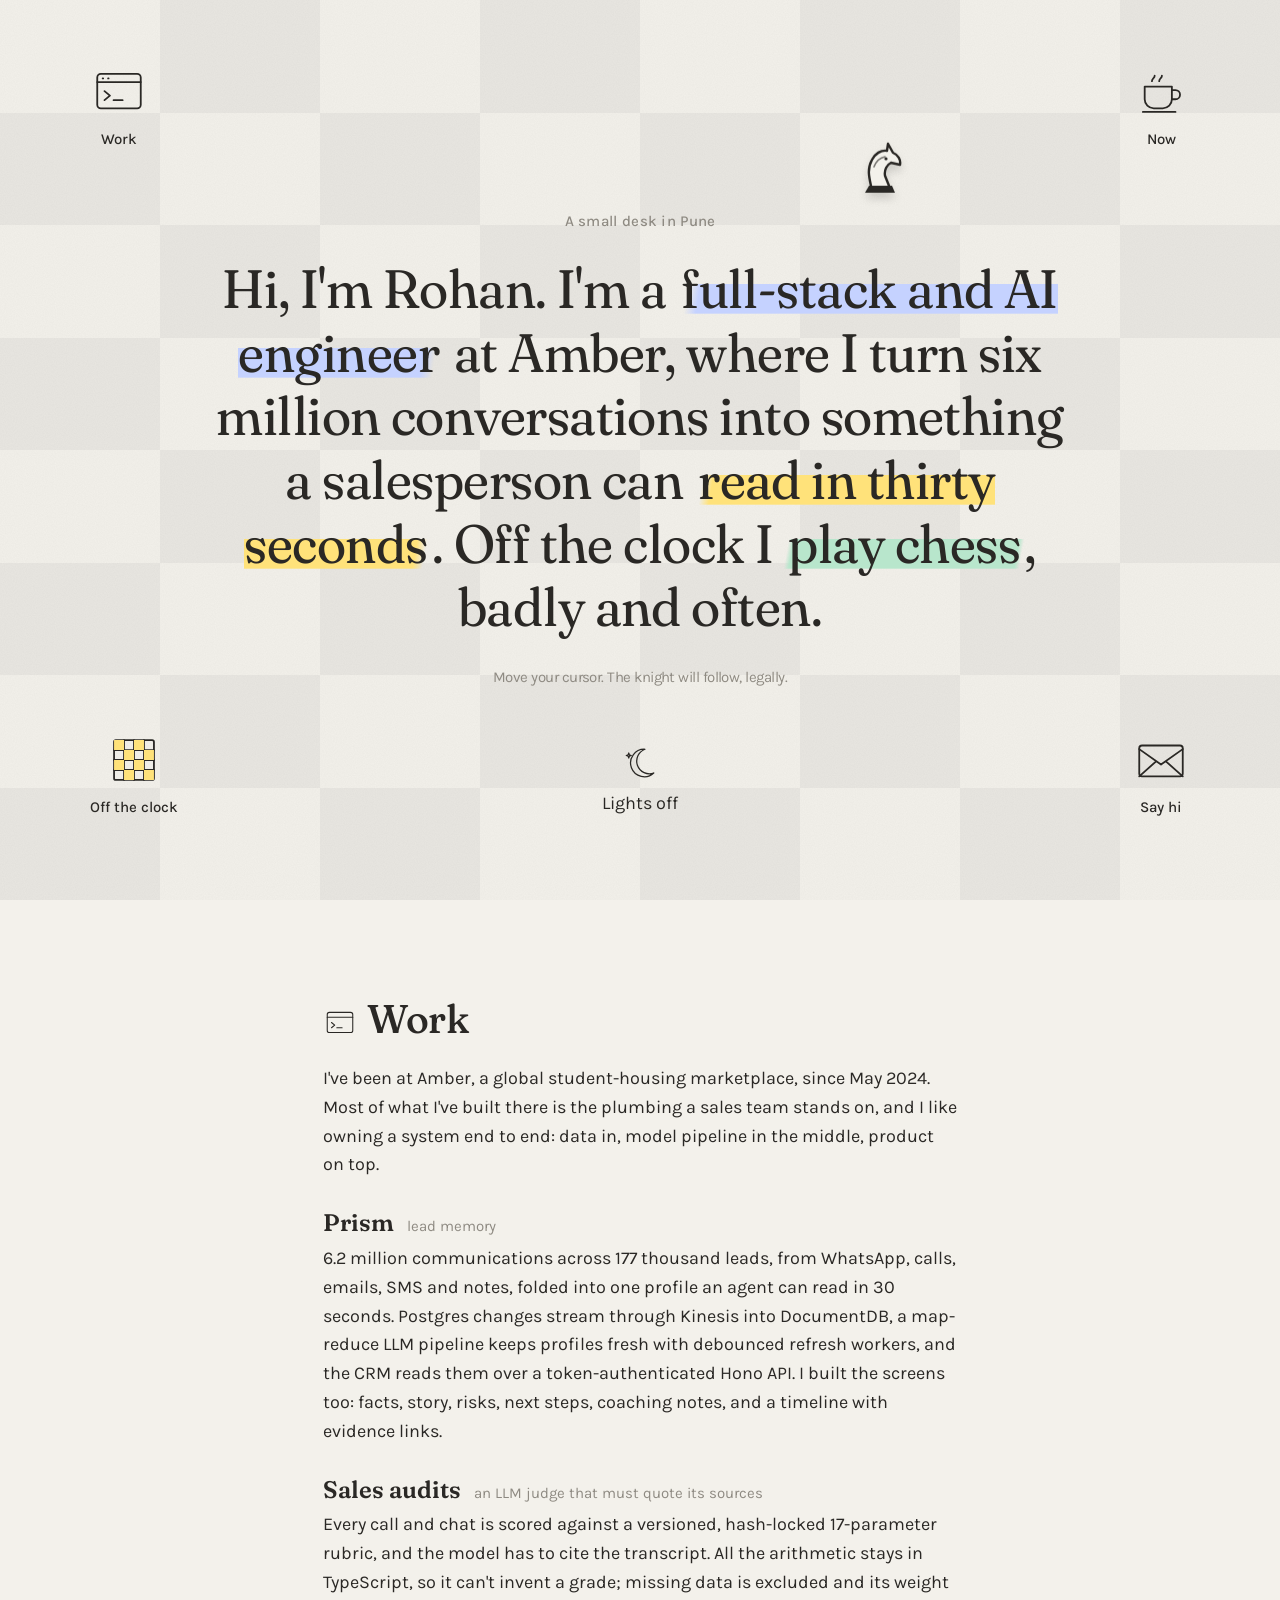
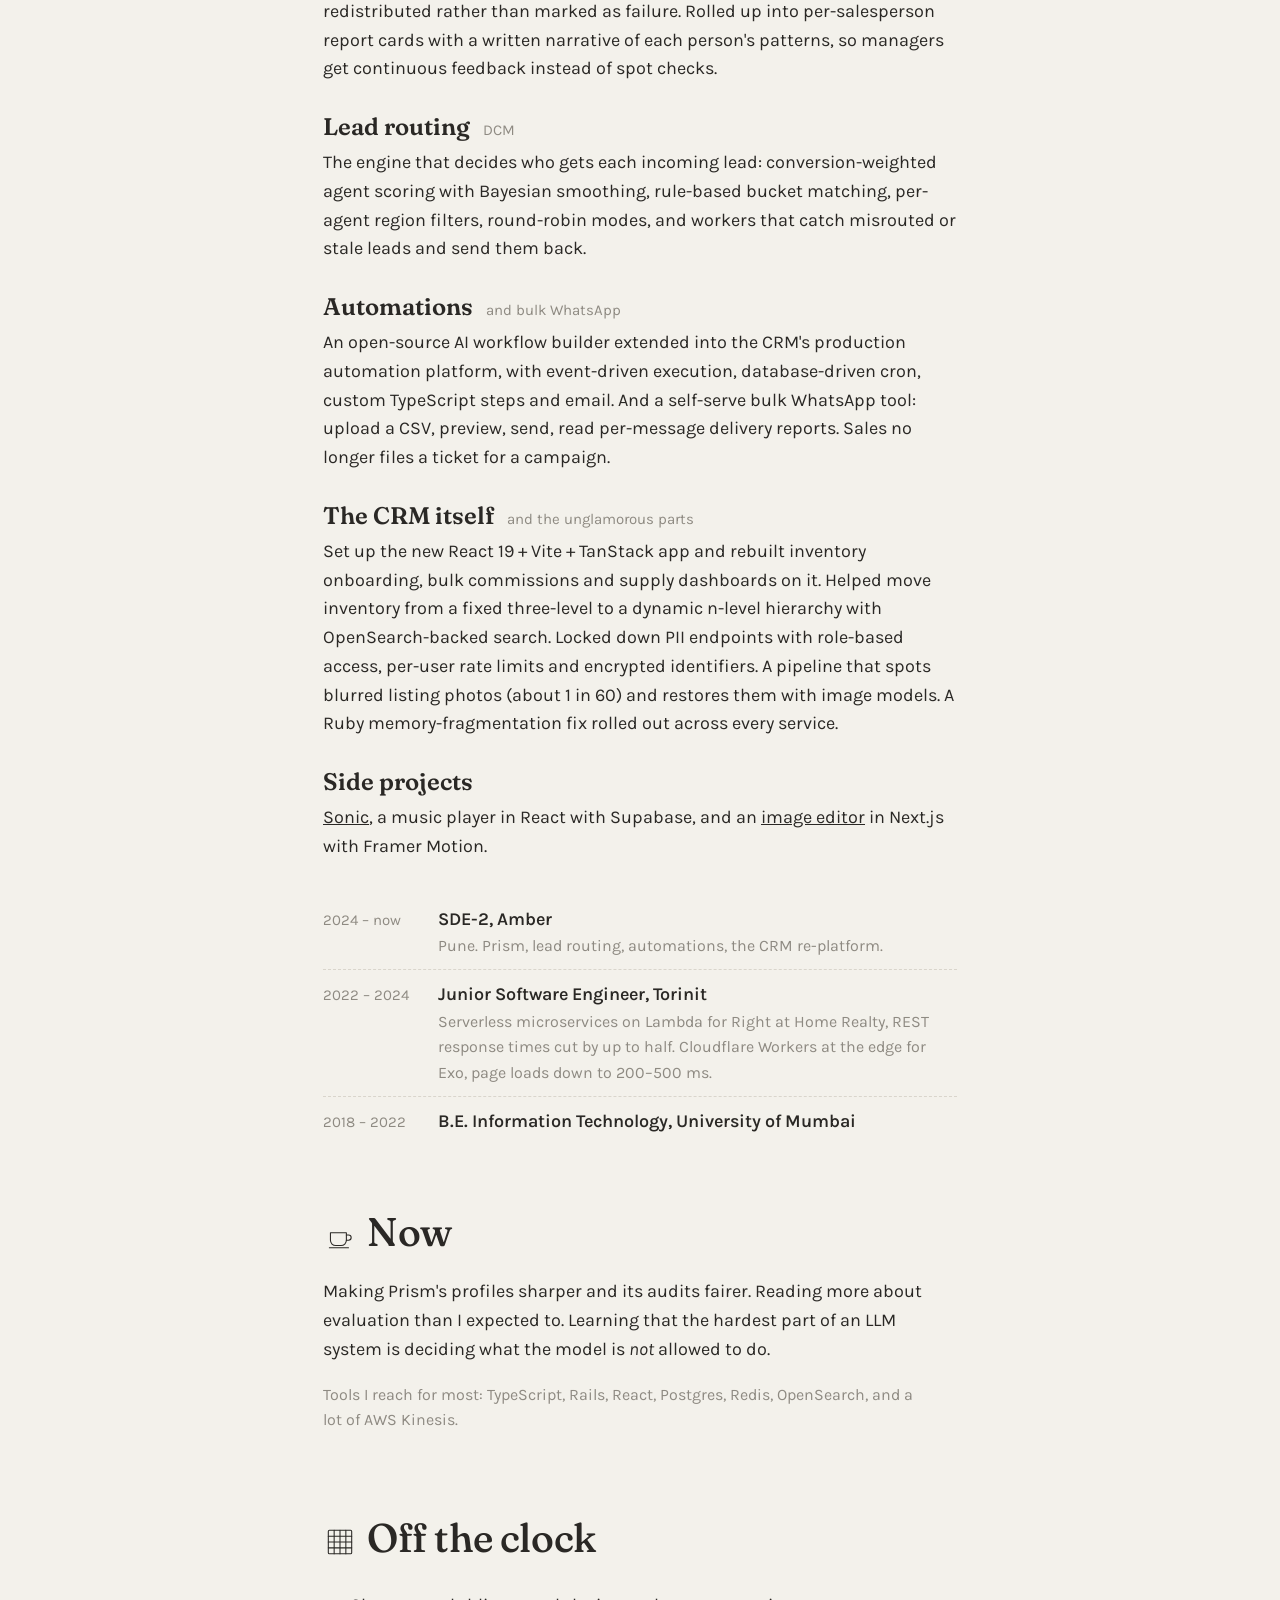
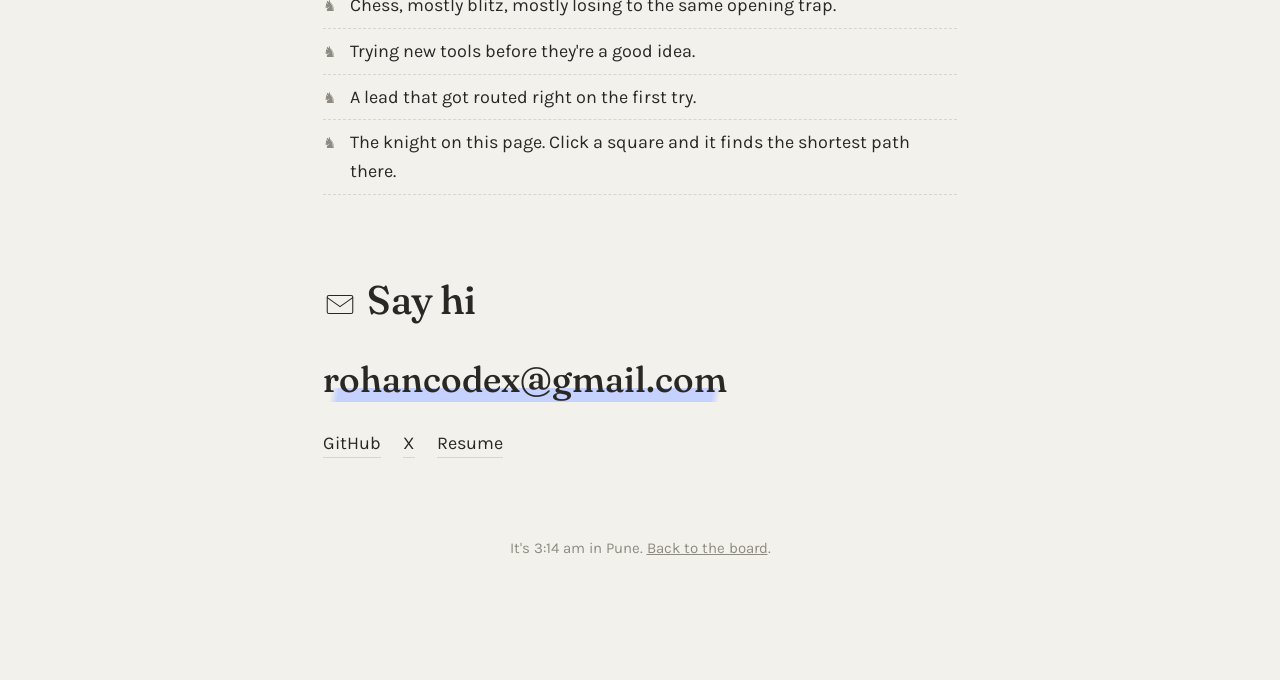
<file: index.html>
<!doctype html>
<html lang="en">
<head>
<meta charset="utf-8">
<meta name="viewport" content="width=device-width, initial-scale=1">
<title>Rohan Desai — a small desk in Pune</title>
<meta name="description" content="Rohan Desai is a full-stack and AI engineer at Amber. He builds the systems a sales team runs on: lead memory from millions of conversations, lead routing, and automation.">
<link rel="canonical" href="https://rohan-desai.vercel.app/">
<meta name="theme-color" content="#f3f1eb" media="(prefers-color-scheme: light)">
<meta name="theme-color" content="#1c1b1a" media="(prefers-color-scheme: dark)">
<meta property="og:type" content="website">
<meta property="og:title" content="Rohan Desai — a small desk in Pune">
<meta property="og:description" content="Full-stack and AI engineer at Amber. Lead memory from six million conversations, lead routing, automation. Plays chess, badly and often.">
<meta property="og:url" content="https://rohan-desai.vercel.app/">
<meta property="og:image" content="https://rohan-desai.vercel.app/og.png">
<meta property="og:image:width" content="1200">
<meta property="og:image:height" content="630">
<meta name="twitter:card" content="summary_large_image">
<meta name="twitter:site" content="@RohanDesai49">
<meta name="twitter:creator" content="@RohanDesai49">
<link rel="icon" href="/favicon.svg" type="image/svg+xml">
<link rel="preconnect" href="https://fonts.googleapis.com">
<link rel="preconnect" href="https://fonts.gstatic.com" crossorigin>
<link href="https://fonts.googleapis.com/css2?family=Fraunces:ital,opsz,wght,SOFT@0,9..144,400..700,50;1,9..144,400..700,50&family=Karla:ital,wght@0,400;0,500;0,600;1,400&display=swap" rel="stylesheet">
<link rel="stylesheet" href="/style.css">
<script type="application/ld+json">
{"@context":"https://schema.org","@type":"Person","name":"Rohan Desai","jobTitle":"Software Development Engineer 2","worksFor":{"@type":"Organization","name":"Amber"},"url":"https://rohan-desai.vercel.app/","email":"mailto:rohancodex@gmail.com","sameAs":["https://github.com/rohancodex","https://twitter.com/RohanDesai49"],"address":{"@type":"PostalAddress","addressLocality":"Pune","addressCountry":"IN"}}
</script>
<script>
// apply the saved theme before first paint so the page doesn't flash
(function(){try{var s=localStorage.getItem('desk-dark');if(s==='1'||(s===null&&matchMedia('(prefers-color-scheme: dark)').matches))document.documentElement.classList.add('dark')}catch(e){}})();
</script>
</head>
<body>
<a class="skip" href="#work">Skip to content</a>

<header class="hero" id="top">
  <div class="board" aria-hidden="true" id="board"></div>
  <div class="knight" id="knight" aria-hidden="true">
    <svg viewBox="0 0 64 64">
      <path d="M17 56h30l-3-7H21z" class="k-base"/>
      <path d="M23 49c-2-9-4-17 1-26 3-6 9-10 15-9l1-7 5 9c5 2 8 7 7 12l-9-2c-4 2-7 7-6 13l4 10" class="k-head"/>
      <circle cx="38" cy="22" r="1.6" class="k-eye"/>
      <path d="M26 30c2-5 6-9 11-10" class="k-mane"/>
    </svg>
  </div>

  <h1 class="intro">
    <span class="wrapmark">A small desk in Pune</span>
    Hi, I'm Rohan. I'm a <span class="hl hl-peri">full-stack and AI engineer</span> at Amber, where I turn six million conversations into something a salesperson can <span class="hl hl-butter">read in thirty seconds</span>. Off the clock I <span class="hl hl-mint">play chess</span>, badly and often.
    <span class="cue" id="cue">Move your cursor. The knight will follow, legally.</span>
  </h1>

  <nav class="corners" aria-label="Sections">
    <a class="corner tl" href="#work">
      <svg viewBox="0 0 64 64" aria-hidden="true"><rect x="8" y="12" width="48" height="38" rx="4"/><path d="M8 21h48M14 17h.5M20 17h.5M16 31l6 5-6 5M26 41h10"/></svg>
      Work
    </a>
    <a class="corner tr" href="#now">
      <svg viewBox="0 0 64 64" aria-hidden="true"><path d="M14 26h30v14a10 10 0 0 1-10 10H24a10 10 0 0 1-10-10z"/><path d="M44 30h4a5 5 0 0 1 0 10h-4M22 20c0-3 3-3 3-6M30 20c0-3 3-3 3-6M12 54h36"/></svg>
      Now
    </a>
    <a class="corner bl" href="#joys">
      <svg viewBox="0 0 64 64" aria-hidden="true"><rect x="10" y="10" width="44" height="44" rx="2"/><path d="M21 10v44M32 10v44M43 10v44M10 21h44M10 32h44M10 43h44"/><path class="doodle-fill" d="M10 10h11v11H10zM32 10h11v11H32zM21 21h11v11H21zM43 21h11v11H43zM10 32h11v11H10zM32 32h11v11H32zM21 43h11v11H21zM43 43h11v11H43z"/></svg>
      Off the clock
    </a>
    <a class="corner br" href="#say">
      <svg viewBox="0 0 64 64" aria-hidden="true"><rect x="8" y="16" width="48" height="34" rx="3"/><path d="M8 20l24 17 24-17M8 50l18-16M56 50L38 34"/></svg>
      Say hi
    </a>
    <button class="corner bc" id="lights" type="button" aria-pressed="false">
      <svg viewBox="0 0 64 64" aria-hidden="true"><path d="M40 10a22 22 0 1 0 14 38 20 20 0 0 1-14-38z"/><path d="M14 16l1 3 3 1-3 1-1 3-1-3-3-1 3-1z"/></svg>
      <span id="lightsLabel">Lights off</span>
    </button>
  </nav>
</header>

<main>
  <section id="work" class="work">
    <h2><svg viewBox="0 0 64 64" aria-hidden="true"><rect x="8" y="12" width="48" height="38" rx="4"/><path d="M8 21h48M16 31l6 5-6 5M26 41h10"/></svg>Work</h2>
    <p>I've been at Amber, a global student-housing marketplace, since May 2024. Most of what I've built there is the plumbing a sales team stands on, and I like owning a system end to end: data in, model pipeline in the middle, product on top.</p>

    <h3>Prism <small>lead memory</small></h3>
    <p>6.2 million communications across 177 thousand leads, from WhatsApp, calls, emails, SMS and notes, folded into one profile an agent can read in 30 seconds. Postgres changes stream through Kinesis into DocumentDB, a map-reduce LLM pipeline keeps profiles fresh with debounced refresh workers, and the CRM reads them over a token-authenticated Hono API. I built the screens too: facts, story, risks, next steps, coaching notes, and a timeline with evidence links.</p>

    <h3>Sales audits <small>an LLM judge that must quote its sources</small></h3>
    <p>Every call and chat is scored against a versioned, hash-locked 17-parameter rubric, and the model has to cite the transcript. All the arithmetic stays in TypeScript, so it can't invent a grade; missing data is excluded and its weight redistributed rather than marked as failure. Rolled up into per-salesperson report cards with a written narrative of each person's patterns, so managers get continuous feedback instead of spot checks.</p>

    <h3>Lead routing <small>DCM</small></h3>
    <p>The engine that decides who gets each incoming lead: conversion-weighted agent scoring with Bayesian smoothing, rule-based bucket matching, per-agent region filters, round-robin modes, and workers that catch misrouted or stale leads and send them back.</p>

    <h3>Automations <small>and bulk WhatsApp</small></h3>
    <p>An open-source AI workflow builder extended into the CRM's production automation platform, with event-driven execution, database-driven cron, custom TypeScript steps and email. And a self-serve bulk WhatsApp tool: upload a CSV, preview, send, read per-message delivery reports. Sales no longer files a ticket for a campaign.</p>

    <h3>The CRM itself <small>and the unglamorous parts</small></h3>
    <p>Set up the new React 19 + Vite + TanStack app and rebuilt inventory onboarding, bulk commissions and supply dashboards on it. Helped move inventory from a fixed three-level to a dynamic n-level hierarchy with OpenSearch-backed search. Locked down PII endpoints with role-based access, per-user rate limits and encrypted identifiers. A pipeline that spots blurred listing photos (about 1 in 60) and restores them with image models. A Ruby memory-fragmentation fix rolled out across every service.</p>

    <h3>Side projects</h3>
    <p><a href="https://github.com/rohancodex/sonic">Sonic</a>, a music player in React with Supabase, and an <a href="https://github.com/rohancodex/image-editor">image editor</a> in Next.js with Framer Motion.</p>

    <ol class="timeline">
      <li><time>2024 – now</time><div><strong>SDE-2, Amber</strong><span>Pune. Prism, lead routing, automations, the CRM re-platform.</span></div></li>
      <li><time>2022 – 2024</time><div><strong>Junior Software Engineer, Torinit</strong><span>Serverless microservices on Lambda for Right at Home Realty, REST response times cut by up to half. Cloudflare Workers at the edge for Exo, page loads down to 200–500 ms.</span></div></li>
      <li><time>2018 – 2022</time><div><strong>B.E. Information Technology, University of Mumbai</strong></div></li>
    </ol>
  </section>

  <section id="now">
    <h2><svg viewBox="0 0 64 64" aria-hidden="true"><path d="M14 26h30v14a10 10 0 0 1-10 10H24a10 10 0 0 1-10-10z"/><path d="M44 30h4a5 5 0 0 1 0 10h-4M12 54h36"/></svg>Now</h2>
    <p>Making Prism's profiles sharper and its audits fairer. Reading more about evaluation than I expected to. Learning that the hardest part of an LLM system is deciding what the model is <em>not</em> allowed to do.</p>
    <p class="note">Tools I reach for most: TypeScript, Rails, React, Postgres, Redis, OpenSearch, and a lot of AWS Kinesis.</p>
  </section>

  <section id="joys">
    <h2><svg viewBox="0 0 64 64" aria-hidden="true"><rect x="10" y="10" width="44" height="44" rx="2"/><path d="M21 10v44M32 10v44M43 10v44M10 21h44M10 32h44M10 43h44"/></svg>Off the clock</h2>
    <ul class="joys">
      <li>Chess, mostly blitz, mostly losing to the same opening trap.</li>
      <li>Trying new tools before they're a good idea.</li>
      <li>A lead that got routed right on the first try.</li>
      <li>The knight on this page. Click a square and it finds the shortest path there.</li>
    </ul>
  </section>

  <section id="say" class="say">
    <h2><svg viewBox="0 0 64 64" aria-hidden="true"><rect x="8" y="16" width="48" height="34" rx="3"/><path d="M8 20l24 17 24-17"/></svg>Say hi</h2>
    <a class="big" href="mailto:rohancodex@gmail.com">rohancodex@gmail.com</a>
    <div class="row">
      <a href="https://github.com/rohancodex">GitHub</a>
      <a href="https://twitter.com/RohanDesai49">X</a>
      <a href="/resume.pdf">Resume</a>
    </div>
  </section>

  <footer id="foot">It's <span id="time">…</span> in Pune. <a href="#top">Back to the board</a>.</footer>
</main>

<script src="/main.js" defer></script>
</body>
</html>
</file>
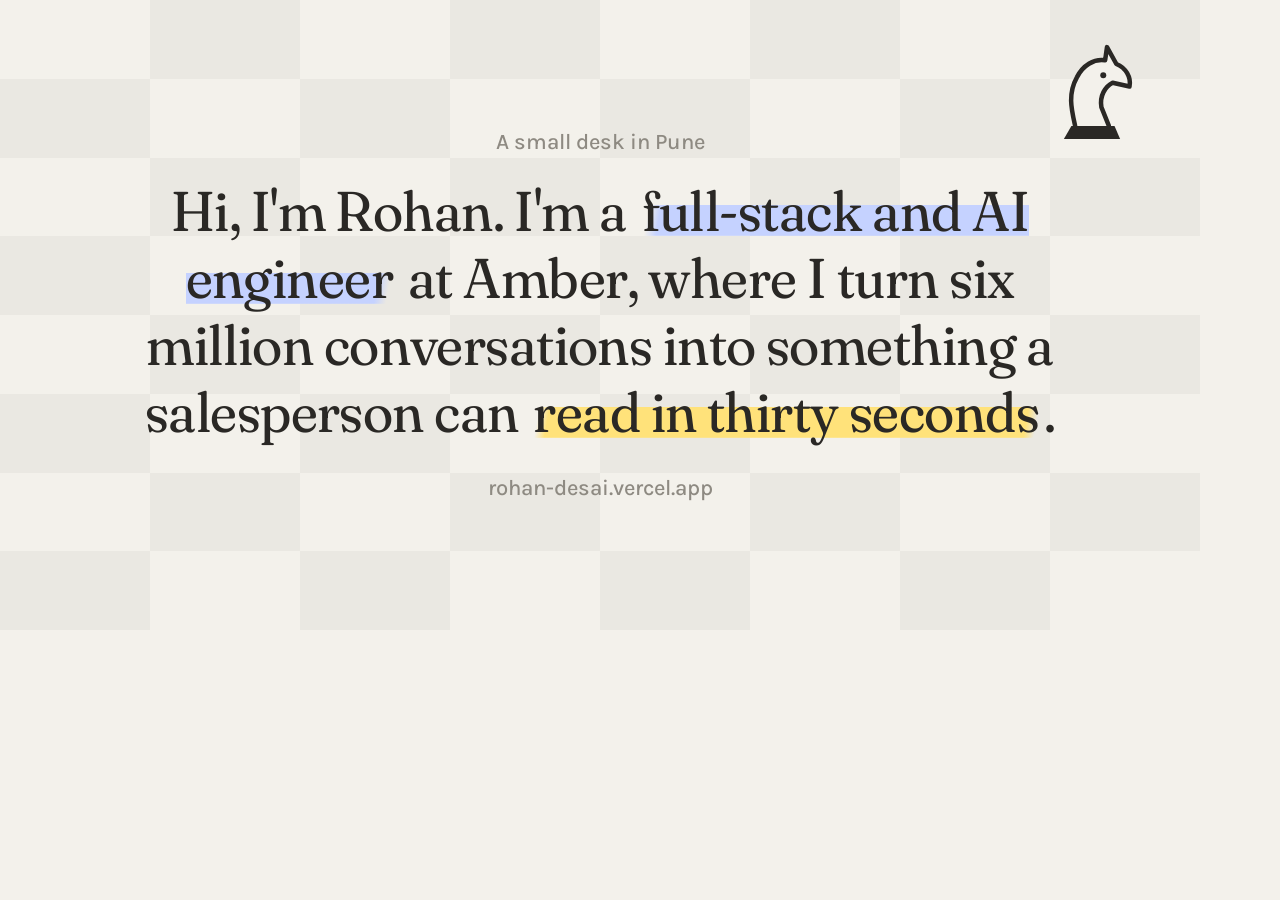
<file: design/og.html>
<!doctype html>
<html lang="en"><head><meta charset="utf-8"><title>og</title>
<link href="https://fonts.googleapis.com/css2?family=Fraunces:opsz,wght,SOFT@9..144,400..600,50&family=Karla:wght@500&display=swap" rel="stylesheet">
<style>
/* Source for og.png (1200×630). Render with headless Chrome, see README. */
html,body{margin:0;width:1200px;height:630px;overflow:hidden}
body{background:#f3f1eb;color:#2a2825;font-family:Fraunces,Georgia,serif;position:relative;display:grid;place-items:center}
.board{position:absolute;inset:0;display:grid;grid-template-columns:repeat(8,1fr);grid-template-rows:repeat(8,1fr)}
.board i{display:block}
.board i:nth-child(16n+2),.board i:nth-child(16n+4),.board i:nth-child(16n+6),.board i:nth-child(16n+8),
.board i:nth-child(16n+9),.board i:nth-child(16n+11),.board i:nth-child(16n+13),.board i:nth-child(16n+15){background:rgba(42,40,37,.045)}
.wrap{position:relative;text-align:center;max-width:980px}
.mark,.url{font-family:Karla,sans-serif;font-weight:500;font-size:22px;color:#8e8a82;display:block}
.mark{margin-bottom:22px}
.url{margin-top:30px}
h1{font-size:56px;font-weight:400;line-height:1.2;margin:0;font-variation-settings:"opsz" 72,"SOFT" 50;letter-spacing:-.01em}
.hl{background:linear-gradient(100deg,transparent 2%,var(--c) 4%,var(--c) 96%,transparent 98%) no-repeat 0 78%/100% .55em;padding:0 .08em}
.knight{position:absolute;top:34px;right:48px;width:120px;height:120px}
</style></head>
<body>
<div class="board"><i></i><i></i><i></i><i></i><i></i><i></i><i></i><i></i><i></i><i></i><i></i><i></i><i></i><i></i><i></i><i></i><i></i><i></i><i></i><i></i><i></i><i></i><i></i><i></i><i></i><i></i><i></i><i></i><i></i><i></i><i></i><i></i><i></i><i></i><i></i><i></i><i></i><i></i><i></i><i></i><i></i><i></i><i></i><i></i><i></i><i></i><i></i><i></i><i></i><i></i><i></i><i></i><i></i><i></i><i></i><i></i><i></i><i></i><i></i><i></i><i></i><i></i><i></i><i></i></div>
<svg class="knight" viewBox="0 0 64 64"><path d="M17 56h30l-3-7H21z" fill="#2a2825"/><path d="M23 49c-2-9-4-17 1-26 3-6 9-10 15-9l1-7 5 9c5 2 8 7 7 12l-9-2c-4 2-7 7-6 13l4 10" fill="#f3f1eb" stroke="#2a2825" stroke-width="2.4" stroke-linejoin="round" stroke-linecap="round"/><circle cx="38" cy="22" r="1.6" fill="#2a2825"/></svg>
<div class="wrap">
  <span class="mark">A small desk in Pune</span>
  <h1>Hi, I'm Rohan. I'm a <span class="hl" style="--c:#c5d2ff">full-stack and AI engineer</span> at Amber, where I turn six million conversations into something a salesperson can <span class="hl" style="--c:#ffe27a">read in thirty seconds</span>.</h1>
  <span class="url">rohan-desai.vercel.app</span>
</div>
</body></html>
</file>
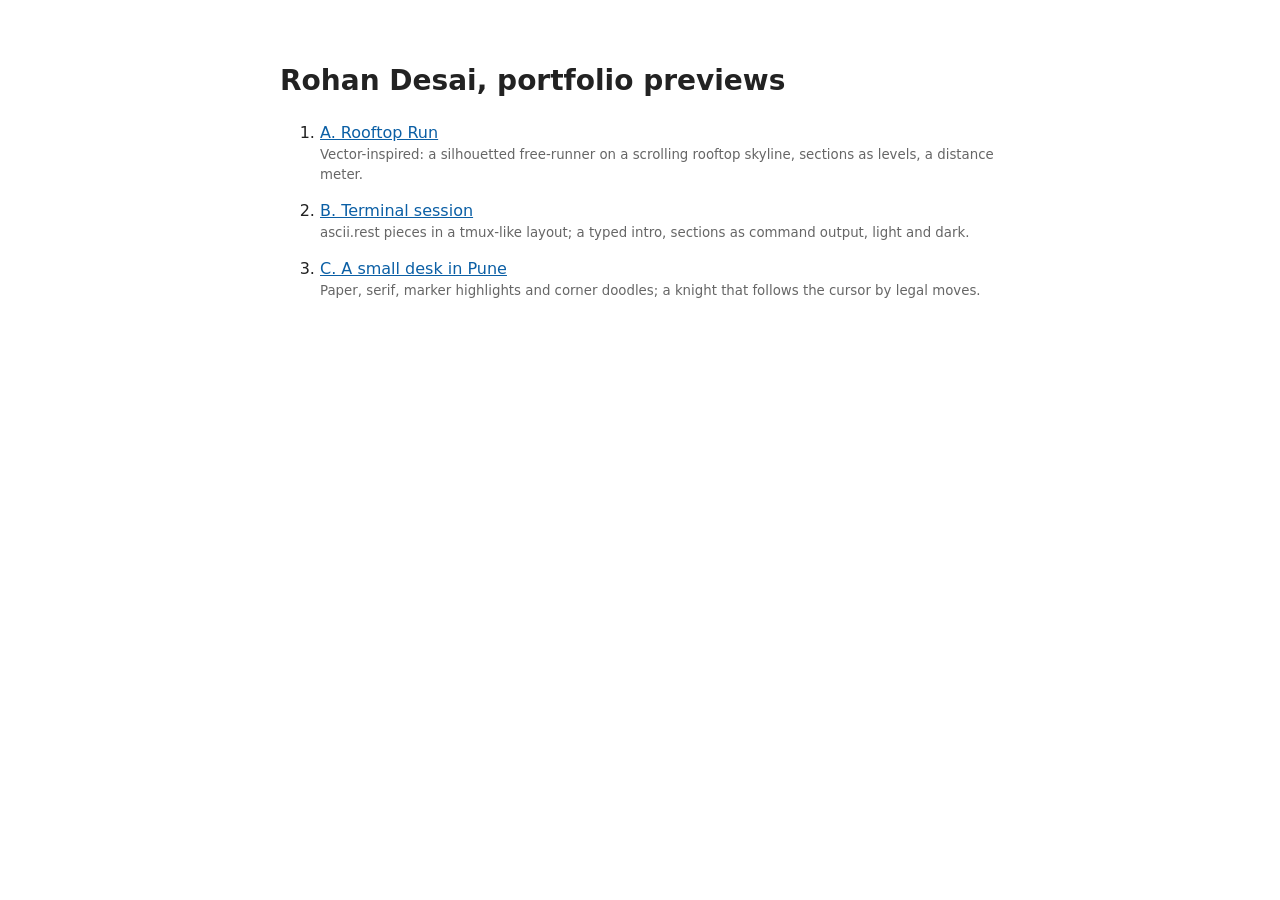
<file: design/previews-index.html>
<!doctype html>
<html lang="en"><head><meta charset="utf-8"><meta name="viewport" content="width=device-width,initial-scale=1"><title>Portfolio previews</title>
<style>body{font-family:system-ui,sans-serif;max-width:720px;margin:60px auto;padding:0 20px;line-height:1.5;color:#222}h1{font-size:28px}li{margin:14px 0}a{color:#0b5fa5}small{color:#666;display:block}</style></head>
<body><h1>Rohan Desai, portfolio previews</h1>
<ol>
<li><a href="previews/a-rooftop-run.html">A. Rooftop Run</a><small>Vector-inspired: a silhouetted free-runner on a scrolling rooftop skyline, sections as levels, a distance meter.</small></li>
<li><a href="previews/b-terminal.html">B. Terminal session</a><small>ascii.rest pieces in a tmux-like layout; a typed intro, sections as command output, light and dark.</small></li>
<li><a href="previews/c-desk.html">C. A small desk in Pune</a><small>Paper, serif, marker highlights and corner doodles; a knight that follows the cursor by legal moves.</small></li>
</ol></body></html>
</file>
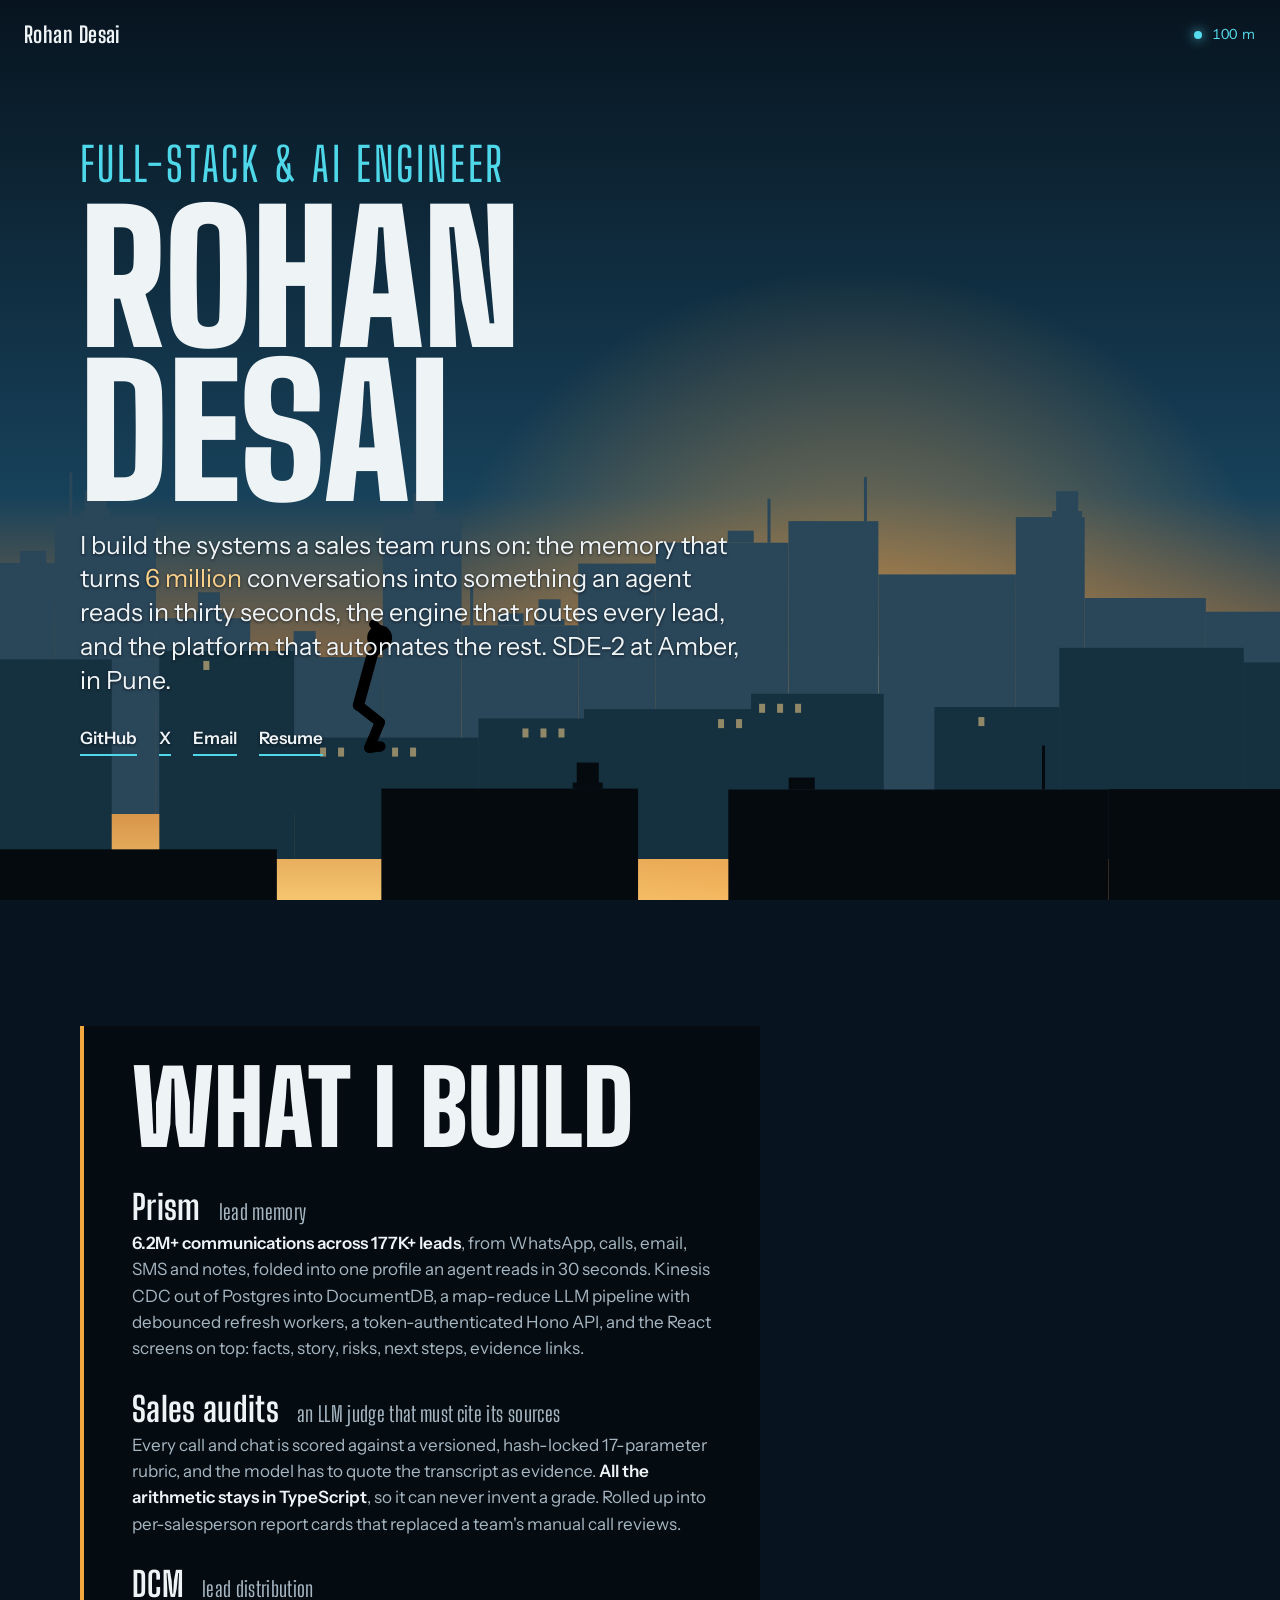
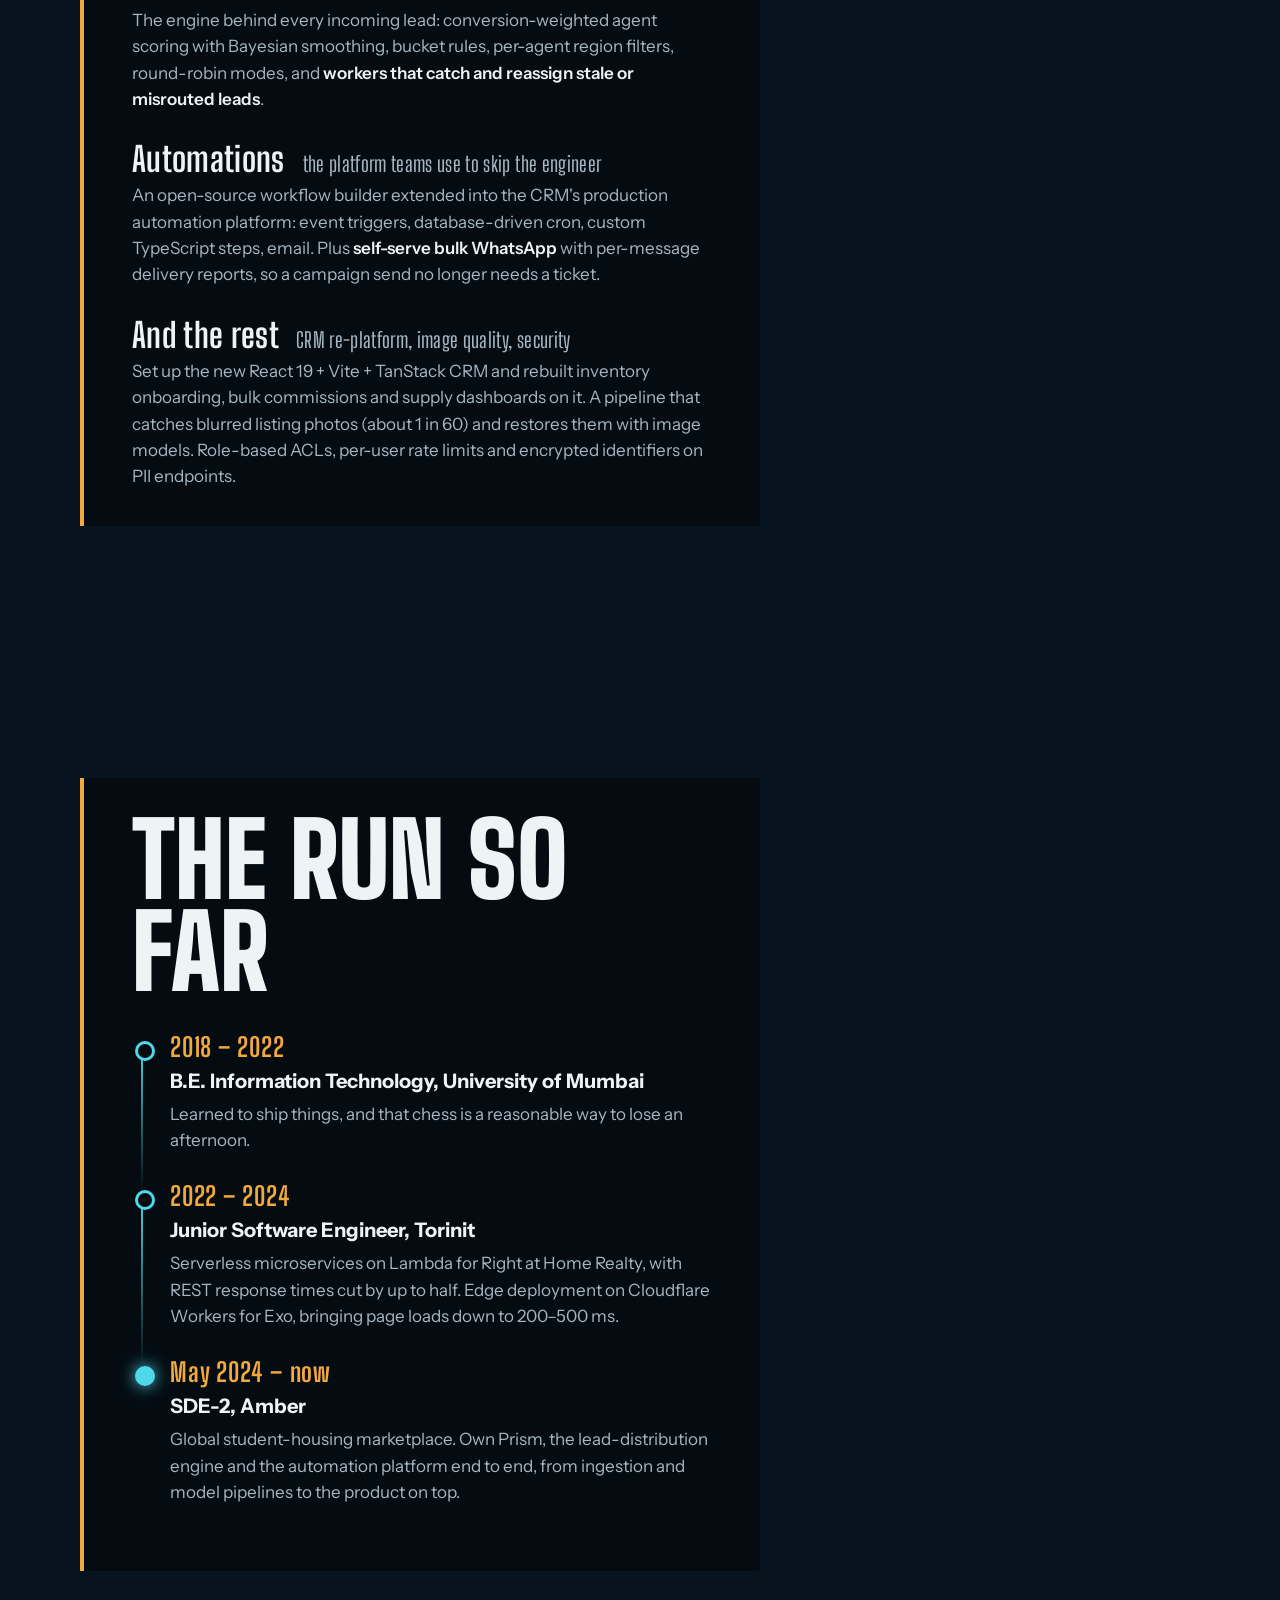
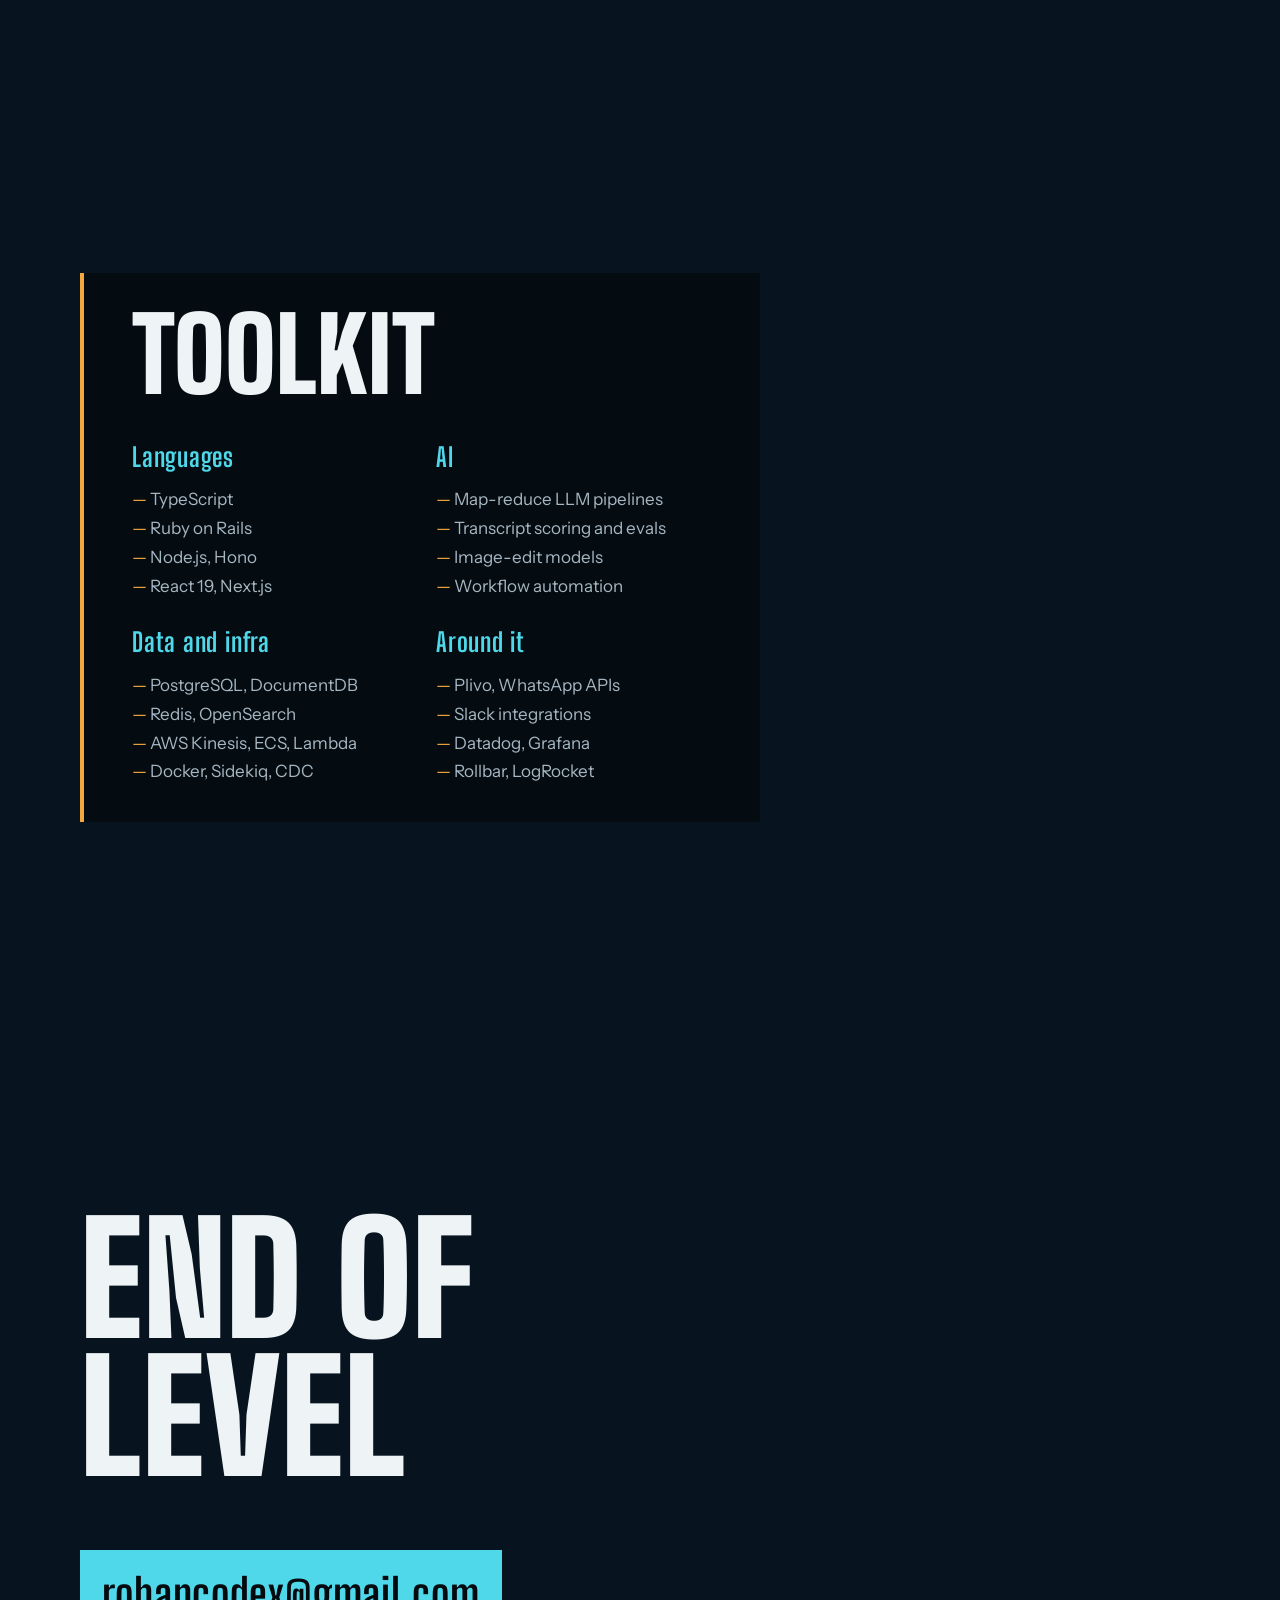
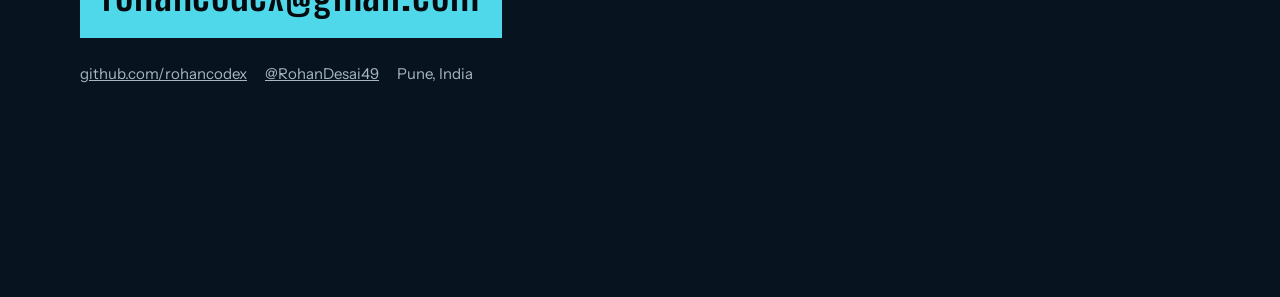
<file: design/previews/a-rooftop-run.html>
<!doctype html>
<html lang="en">
<head>
<meta charset="utf-8">
<meta name="viewport" content="width=device-width, initial-scale=1">
<title>Rohan Desai — Rooftop Run</title>
<meta name="description" content="Full-stack and AI engineer. Portfolio preview inspired by the game Vector.">
<link rel="preconnect" href="https://fonts.googleapis.com">
<link rel="preconnect" href="https://fonts.gstatic.com" crossorigin>
<link href="https://fonts.googleapis.com/css2?family=Big+Shoulders+Display:wght@500;700;900&family=Instrument+Sans:ital,wght@0,400;0,500;0,600;1,400&display=swap" rel="stylesheet">
<style>
:root{
  --sky-top:#07141f; --sky-mid:#17415a; --sun:#f0a347; --glow:#f8d08a;
  --far:#2a4659; --mid:#15303f; --near:#050a0f;
  --ink:#eef3f6; --ink-dim:#a7b7c2; --cyan:#4fd8ea; --amber:#f2a83c;
  --panel:rgba(5,10,15,.72);
  --display:"Big Shoulders Display",Impact,sans-serif;
  --body:"Instrument Sans",system-ui,sans-serif;
}
*{box-sizing:border-box}
html{scroll-behavior:smooth}
body{margin:0;background:var(--sky-top);color:var(--ink);font-family:var(--body);font-size:17px;line-height:1.55;-webkit-font-smoothing:antialiased}
canvas#city{position:fixed;inset:0;width:100%;height:100%;display:block;z-index:0}
.hud{position:fixed;top:0;left:0;right:0;z-index:3;display:flex;justify-content:space-between;align-items:center;padding:18px 24px;pointer-events:none;mix-blend-mode:screen}
.hud a{pointer-events:auto;color:var(--ink);text-decoration:none;font-family:var(--display);font-weight:700;font-size:22px;letter-spacing:.02em}
.hud .meter{font-variant-numeric:tabular-nums;color:var(--cyan);font-size:14px;letter-spacing:.06em;display:flex;align-items:center;gap:10px}
.hud .meter i{display:inline-block;width:8px;height:8px;border-radius:50%;background:var(--cyan);box-shadow:0 0 12px var(--cyan)}
main{position:relative;z-index:2}
section{min-height:100vh;display:flex;align-items:center;padding:14vh 24px}
.col{width:min(680px,100%);margin-left:max(24px,calc(50% - 560px))}
h1{font-family:var(--display);font-weight:900;font-size:clamp(76px,14vw,200px);line-height:.86;margin:0 0 20px;letter-spacing:-.005em;text-transform:uppercase}
h1 small{display:block;font-size:.26em;font-weight:500;letter-spacing:.06em;color:var(--cyan);margin-bottom:.35em}
.lede{font-size:clamp(19px,2.1vw,25px);line-height:1.35;max-width:27em;margin:0 0 28px;color:var(--ink);text-shadow:0 1px 3px rgba(5,10,15,.7)}
.lede em{font-style:normal;color:var(--glow)}
.links{display:flex;gap:22px;flex-wrap:wrap;text-shadow:0 1px 3px rgba(5,10,15,.7)}
.links a{color:var(--ink);text-decoration:none;border-bottom:2px solid var(--cyan);padding-bottom:2px;font-weight:600}
.links a:hover,.links a:focus-visible{color:var(--cyan)}
a:focus-visible,button:focus-visible{outline:2px solid var(--cyan);outline-offset:4px}
h2{font-family:var(--display);font-weight:900;font-size:clamp(56px,8vw,110px);line-height:.9;margin:0 0 .35em;text-transform:uppercase}
.panel{background:var(--panel);backdrop-filter:blur(6px);-webkit-backdrop-filter:blur(6px);padding:36px clamp(22px,4vw,48px);border-left:4px solid var(--amber)}
.work{display:grid;gap:30px}
.work article{display:grid;grid-template-columns:minmax(0,1fr);gap:6px}
.work h3{font-family:var(--display);font-weight:700;font-size:34px;margin:0;line-height:1;letter-spacing:.01em}
.work h3 span{color:var(--ink-dim);font-weight:500;font-size:.62em;margin-left:.5em}
.work p{margin:0;color:var(--ink-dim);max-width:62ch}
.work p b{color:var(--ink);font-weight:600}
.track{list-style:none;margin:0;padding:0;position:relative}
.track li{position:relative;padding:0 0 30px 38px}
.track li::before{content:"";position:absolute;left:9px;top:12px;bottom:-8px;width:2px;background:linear-gradient(var(--cyan),transparent)}
.track li:last-child::before{display:none}
.track li::after{content:"";position:absolute;left:3px;top:7px;width:14px;height:14px;border-radius:50%;background:var(--near);border:3px solid var(--cyan)}
.track li.now::after{background:var(--cyan);box-shadow:0 0 16px var(--cyan)}
.track time{display:block;font-family:var(--display);font-weight:700;font-size:26px;color:var(--amber);letter-spacing:.03em;line-height:1}
.track strong{display:block;font-size:20px;margin:6px 0 4px}
.track p{margin:0;color:var(--ink-dim);max-width:60ch}
.kit{display:grid;grid-template-columns:repeat(auto-fit,minmax(190px,1fr));gap:22px 28px}
.kit h3{font-family:var(--display);font-weight:700;font-size:26px;margin:0 0 8px;color:var(--cyan);letter-spacing:.03em}
.kit ul{list-style:none;margin:0;padding:0;color:var(--ink-dim);line-height:1.7}
.kit li::before{content:"— ";color:var(--amber)}
.end .col{text-align:left}
.end h2{font-size:clamp(70px,12vw,170px)}
.mail{display:inline-block;font-family:var(--display);font-weight:700;font-size:clamp(26px,4vw,44px);color:var(--near);background:var(--cyan);padding:10px 22px;text-decoration:none;margin:10px 0 24px;letter-spacing:.02em}
.mail:hover{background:var(--glow)}
.foot{color:var(--ink-dim);font-size:15px;display:flex;gap:18px;flex-wrap:wrap}
.foot a{color:var(--ink-dim)}
.hint{position:fixed;bottom:22px;left:50%;transform:translateX(-50%);z-index:3;color:var(--ink-dim);font-size:13px;letter-spacing:.12em;opacity:.9;transition:opacity .4s}
.hint.gone{opacity:0}
@media (max-width:700px){
  section{padding:12vh 18px}
  .col{margin-left:0}
  .panel{padding:26px 20px}
  .hud a{font-size:18px}
}
@media (prefers-reduced-motion:reduce){html{scroll-behavior:auto}}
</style>
</head>
<body>
<canvas id="city" aria-hidden="true"></canvas>
<div class="hud">
  <a href="#top">Rohan Desai</a>
  <div class="meter"><i></i><span id="dist">0 m</span></div>
</div>

<main id="top">
  <section>
    <div class="col">
      <h1><small>Full-stack &amp; AI engineer</small>Rohan<br>Desai</h1>
      <p class="lede">I build the systems a sales team runs on: the memory that turns <em>6 million</em> conversations into something an agent reads in thirty seconds, the engine that routes every lead, and the platform that automates the rest. SDE-2 at Amber, in Pune.</p>
      <div class="links">
        <a href="https://github.com/rohancodex">GitHub</a>
        <a href="https://twitter.com/RohanDesai49">X</a>
        <a href="mailto:rohancodex@gmail.com">Email</a>
        <a href="https://drive.google.com/file/d/1iA-vn3wzWcjDMEpfzA4kLi_UbUiYntDC/view?usp=sharing">Resume</a>
      </div>
    </div>
  </section>

  <section id="work">
    <div class="col panel">
      <h2>What I build</h2>
      <div class="work">
        <article>
          <h3>Prism <span>lead memory</span></h3>
          <p><b>6.2M+ communications across 177K+ leads</b>, from WhatsApp, calls, email, SMS and notes, folded into one profile an agent reads in 30 seconds. Kinesis CDC out of Postgres into DocumentDB, a map-reduce LLM pipeline with debounced refresh workers, a token-authenticated Hono API, and the React screens on top: facts, story, risks, next steps, evidence links.</p>
        </article>
        <article>
          <h3>Sales audits <span>an LLM judge that must cite its sources</span></h3>
          <p>Every call and chat is scored against a versioned, hash-locked 17-parameter rubric, and the model has to quote the transcript as evidence. <b>All the arithmetic stays in TypeScript</b>, so it can never invent a grade. Rolled up into per-salesperson report cards that replaced a team's manual call reviews.</p>
        </article>
        <article>
          <h3>DCM <span>lead distribution</span></h3>
          <p>The engine behind every incoming lead: conversion-weighted agent scoring with Bayesian smoothing, bucket rules, per-agent region filters, round-robin modes, and <b>workers that catch and reassign stale or misrouted leads</b>.</p>
        </article>
        <article>
          <h3>Automations <span>the platform teams use to skip the engineer</span></h3>
          <p>An open-source workflow builder extended into the CRM's production automation platform: event triggers, database-driven cron, custom TypeScript steps, email. Plus <b>self-serve bulk WhatsApp</b> with per-message delivery reports, so a campaign send no longer needs a ticket.</p>
        </article>
        <article>
          <h3>And the rest <span>CRM re-platform, image quality, security</span></h3>
          <p>Set up the new React 19 + Vite + TanStack CRM and rebuilt inventory onboarding, bulk commissions and supply dashboards on it. A pipeline that catches blurred listing photos (about 1 in 60) and restores them with image models. Role-based ACLs, per-user rate limits and encrypted identifiers on PII endpoints.</p>
        </article>
      </div>
    </div>
  </section>

  <section id="run">
    <div class="col panel">
      <h2>The run so far</h2>
      <ol class="track">
        <li><time>2018 – 2022</time><strong>B.E. Information Technology, University of Mumbai</strong><p>Learned to ship things, and that chess is a reasonable way to lose an afternoon.</p></li>
        <li><time>2022 – 2024</time><strong>Junior Software Engineer, Torinit</strong><p>Serverless microservices on Lambda for Right at Home Realty, with REST response times cut by up to half. Edge deployment on Cloudflare Workers for Exo, bringing page loads down to 200–500 ms.</p></li>
        <li class="now"><time>May 2024 – now</time><strong>SDE-2, Amber</strong><p>Global student-housing marketplace. Own Prism, the lead-distribution engine and the automation platform end to end, from ingestion and model pipelines to the product on top.</p></li>
      </ol>
    </div>
  </section>

  <section id="kit">
    <div class="col panel">
      <h2>Toolkit</h2>
      <div class="kit">
        <div><h3>Languages</h3><ul><li>TypeScript</li><li>Ruby on Rails</li><li>Node.js, Hono</li><li>React 19, Next.js</li></ul></div>
        <div><h3>AI</h3><ul><li>Map-reduce LLM pipelines</li><li>Transcript scoring and evals</li><li>Image-edit models</li><li>Workflow automation</li></ul></div>
        <div><h3>Data and infra</h3><ul><li>PostgreSQL, DocumentDB</li><li>Redis, OpenSearch</li><li>AWS Kinesis, ECS, Lambda</li><li>Docker, Sidekiq, CDC</li></ul></div>
        <div><h3>Around it</h3><ul><li>Plivo, WhatsApp APIs</li><li>Slack integrations</li><li>Datadog, Grafana</li><li>Rollbar, LogRocket</li></ul></div>
      </div>
    </div>
  </section>

  <section id="end" class="end">
    <div class="col">
      <h2>End of<br>level</h2>
      <a class="mail" href="mailto:rohancodex@gmail.com">rohancodex@gmail.com</a>
      <div class="foot">
        <a href="https://github.com/rohancodex">github.com/rohancodex</a>
        <a href="https://twitter.com/RohanDesai49">@RohanDesai49</a>
        <span>Pune, India</span>
      </div>
    </div>
  </section>
</main>
<div class="hint" id="hint">SCROLL TO RUN</div>

<script>
(() => {
  const cv = document.getElementById('city'), cx = cv.getContext('2d');
  const reduce = matchMedia('(prefers-reduced-motion: reduce)').matches;
  let W, H, dpr;
  function resize(){ dpr = Math.min(devicePixelRatio||1, 2); W = innerWidth; H = innerHeight; cv.width = W*dpr; cv.height = H*dpr; cx.setTransform(dpr,0,0,dpr,0,0); }
  addEventListener('resize', resize); resize();

  // deterministic pseudo-random so the skyline is stable across reloads
  let seed = 7; const rnd = () => (seed = (seed*16807)%2147483647)/2147483647;

  // three layers of buildings, each a repeating strip of width `period`
  function makeLayer(period, minW, maxW, minH, maxH, gapChance, gapMin, gapMax){
    const b = []; let x = 0;
    while (x < period){
      if (b.length && rnd() < gapChance){ x += gapMin + rnd()*(gapMax-gapMin); }
      const w = minW + rnd()*(maxW-minW), h = minH + rnd()*(maxH-minH);
      const win = []; // lit windows, for mid layer
      const cols = Math.max(1, Math.floor(w/18)), rows = Math.max(1, Math.floor(h/22));
      for (let r=0;r<rows;r++) for (let c=0;c<cols;c++) if (rnd() < .18) win.push([c,r]);
      const props = []; // rooftop silhouettes, for near layer
      if (rnd()<.6) props.push({t:'tank', x: rnd()*(w-30)});
      if (rnd()<.5) props.push({t:'ac', x: rnd()*(w-28)});
      if (rnd()<.35) props.push({t:'ant', x: rnd()*(w-6)});
      b.push({x, w, h, win, props}); x += w;
    }
    return {period: x, b};
  }
  const far  = makeLayer(2600, 60, 140, .16, .34, 0, 0, 0);
  const mid  = makeLayer(2200, 90, 200, .10, .26, .15, 20, 60);
  const near = makeLayer(1900, 220, 480, .05, .15, .55, 80, 170);

  let scroll = 0, travel = 0, last = performance.now(), hintGone = false;
  const distEl = document.getElementById('dist'), hint = document.getElementById('hint');

  function roofAt(x){ // near-layer roof height under world x; null if gap
    const px = ((x % near.period) + near.period) % near.period;
    for (const bl of near.b) if (px >= bl.x && px < bl.x + bl.w) return bl;
    return null;
  }

  function drawLayer(layer, offset, color, yBase, winColor){
    const start = -((offset % layer.period) + layer.period) % layer.period;
    cx.fillStyle = color;
    for (let o = start - layer.period; o < W + layer.period; o += layer.period){
      for (const bl of layer.b){
        const x = o + bl.x; if (x + bl.w < 0 || x > W) continue;
        const h = bl.h * H, y = yBase - h;
        cx.fillStyle = color; cx.fillRect(x, y, bl.w, h + 4);
        if (winColor){ cx.fillStyle = winColor; for (const [c,r] of bl.win) cx.fillRect(x + 8 + c*18, y + 10 + r*22, 6, 9); }
        else { // rooftop props
          for (const p of bl.props){
            if (p.t==='tank'){ cx.fillRect(x+p.x+6, y-26, 22, 26); cx.fillRect(x+p.x+2, y-6, 30, 6); }
            if (p.t==='ac'){ cx.fillRect(x+p.x, y-12, 26, 12); }
            if (p.t==='ant'){ cx.fillRect(x+p.x, y-44, 3, 44); }
          }
        }
      }
    }
  }

  function runner(x, y, t, air){
    // t: run-cycle phase, air: 0..1 jump progress (null when grounded)
    cx.save(); cx.translate(x, y); cx.strokeStyle = '#000'; cx.fillStyle = '#000';
    cx.lineCap = 'round'; cx.lineJoin = 'round';
    const s = Math.min(1.25, H/620, W/480); cx.scale(s, s);
    const lean = air != null ? -0.55 : -0.32; cx.rotate(lean*0);
    // body anchor: hips at (0,-38), shoulders at (10,-78), head centre (16,-94)
    const hipX = 0, hipY = -40, shX = 11, shY = -80;
    const sw = Math.sin(t), cw = Math.cos(t);
    cx.lineWidth = 9;
    // torso
    cx.beginPath(); cx.moveTo(hipX, hipY); cx.lineTo(shX, shY); cx.stroke();
    // head
    cx.beginPath(); cx.arc(shX+6, shY-14, 10, 0, Math.PI*2); cx.fill();
    cx.lineWidth = 8;
    // legs
    function leg(ph){
      const a = air != null ? (ph>0 ? .9 : -.6) : Math.sin(ph)*1.0; // thigh angle from vertical, forward positive
      const kx = hipX + Math.sin(a)*22, ky = hipY + Math.cos(a)*22;
      const bend = air != null ? 1.3 : Math.max(0, Math.cos(ph))*1.6 + .3;
      const fx = kx + Math.sin(a - bend)*22, fy = ky + Math.cos(a - bend)*22;
      cx.beginPath(); cx.moveTo(hipX, hipY); cx.lineTo(kx, ky); cx.lineTo(fx, fy); cx.stroke();
      cx.beginPath(); cx.moveTo(fx, fy); cx.lineTo(fx+9, fy-1); cx.stroke();
    }
    leg(t); leg(t + Math.PI);
    cx.lineWidth = 7;
    // arms
    function arm(ph){
      const a = air != null ? (ph>0 ? 2.4 : -1.2) : Math.sin(ph)*1.1;
      const ex = shX + Math.sin(a)*18, ey = shY + Math.cos(a)*18;
      const hx = ex + Math.sin(a + 1.5)*16, hy = ey + Math.cos(a + 1.5)*16;
      cx.beginPath(); cx.moveTo(shX, shY); cx.lineTo(ex, ey); cx.lineTo(hx, hy); cx.stroke();
    }
    arm(t + Math.PI); arm(t);
    cx.restore();
  }

  function frame(now){
    const dt = Math.min(50, now - last) / 1000; last = now;
    if (!W || !H){ if (!reduce) requestAnimationFrame(frame); return; }
    const target = scrollY; scroll += (target - scroll) * .12;
    const idle = reduce ? 0 : 140 * dt; // the runner never stops
    travel += idle;
    const world = travel + scroll * 1.8;

    // sky
    const g = cx.createLinearGradient(0, 0, 0, H);
    g.addColorStop(0, '#07141f'); g.addColorStop(.55, '#17415a'); g.addColorStop(.86, '#c9803a'); g.addColorStop(1, '#f6c56f');
    cx.fillStyle = g; cx.fillRect(0, 0, W, H);
    // sun, low on the horizon
    const sunX = W*.68 - (world*.015 % (W*1.6)), sunY = H*.80;
    const sg = cx.createRadialGradient(sunX, sunY, 10, sunX, sunY, H*.5);
    sg.addColorStop(0, 'rgba(248,208,138,.95)'); sg.addColorStop(.18, 'rgba(240,163,71,.55)'); sg.addColorStop(1, 'rgba(240,163,71,0)');
    cx.fillStyle = sg; cx.fillRect(0, 0, W, H);
    cx.fillStyle = '#f8d08a'; cx.beginPath(); cx.arc(sunX, sunY, H*.075, 0, Math.PI*2); cx.fill();

    const base = H;
    drawLayer(far,  world*.12, '#2a4659', base*.90, null);
    drawLayer(mid,  world*.35, '#15303f', base*.95, 'rgba(248,208,138,.55)');
    drawLayer(near, world,     '#050a0f', base + 2, null);

    // runner, fixed on screen at 28% width; sample the roof under him in world coords
    const rx = W*.28, wx = world + rx;
    const bl = roofAt(wx);
    let ry, air = null;
    if (bl){ ry = base + 2 - bl.h*H; }
    else {
      // find gap edges to make a jump arc
      let l = wx, r = wx; while(!roofAt(l) && wx-l < 400) l -= 4; while(!roofAt(r) && r-wx < 400) r += 4;
      const lb = roofAt(l), rb = roofAt(r); const y0 = base+2-(lb?lb.h:0.1)*H, y1 = base+2-(rb?rb.h:0.1)*H;
      const p = (wx - l) / Math.max(1, r - l); air = p;
      ry = y0 + (y1 - y0)*p - Math.sin(p*Math.PI) * 90;
    }
    runner.y = runner.y == null ? ry : runner.y + (ry - runner.y) * (air != null ? .5 : .25);
    const phase = reduce ? 1.2 : (world / 26);
    runner(rx, runner.y, phase, air);

    // ground shadow line under near rooftops to sit the figure
    distEl.textContent = Math.round(world / 10).toLocaleString() + ' m';
    if (!hintGone && scrollY > 40){ hint.classList.add('gone'); hintGone = true; }
    if (!reduce) requestAnimationFrame(frame);
  }
  requestAnimationFrame(frame);
  if (reduce) addEventListener('scroll', () => requestAnimationFrame(frame), {passive:true});
})();
</script>
</body>
</html>
</file>
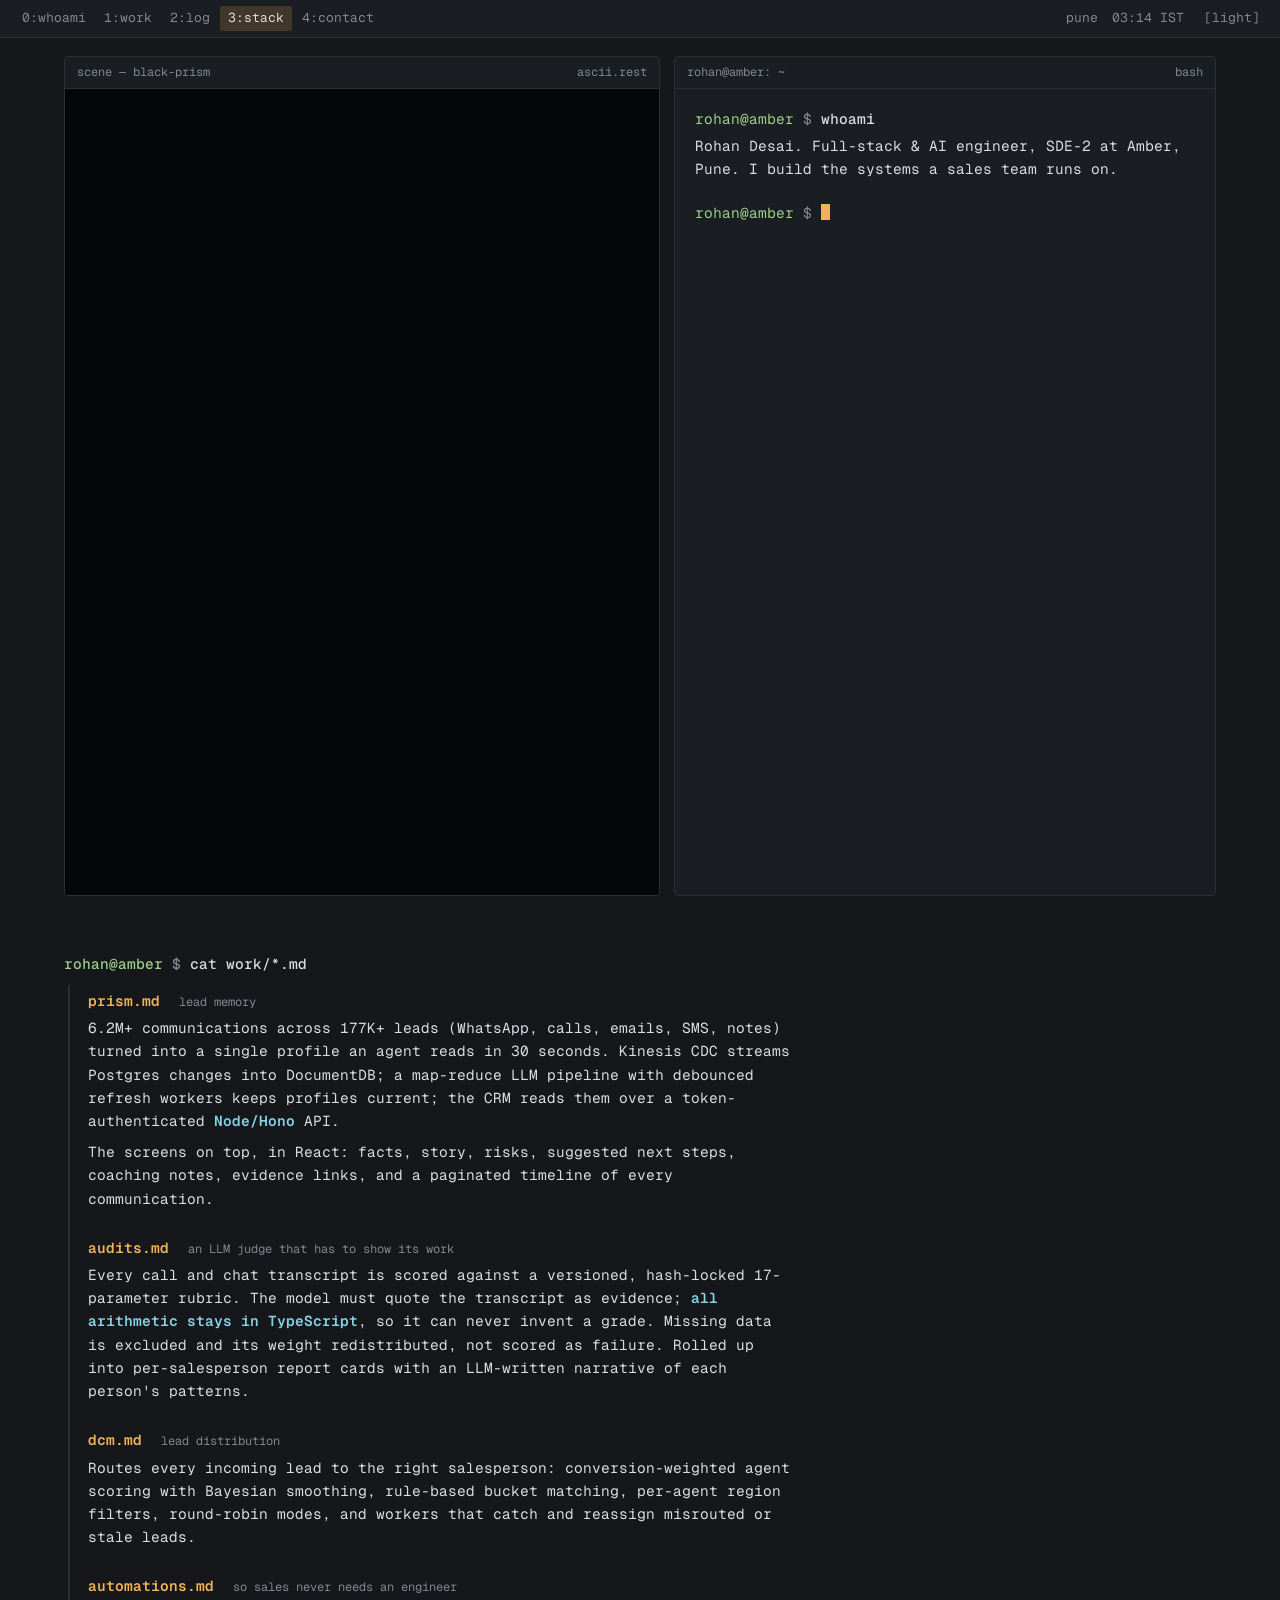
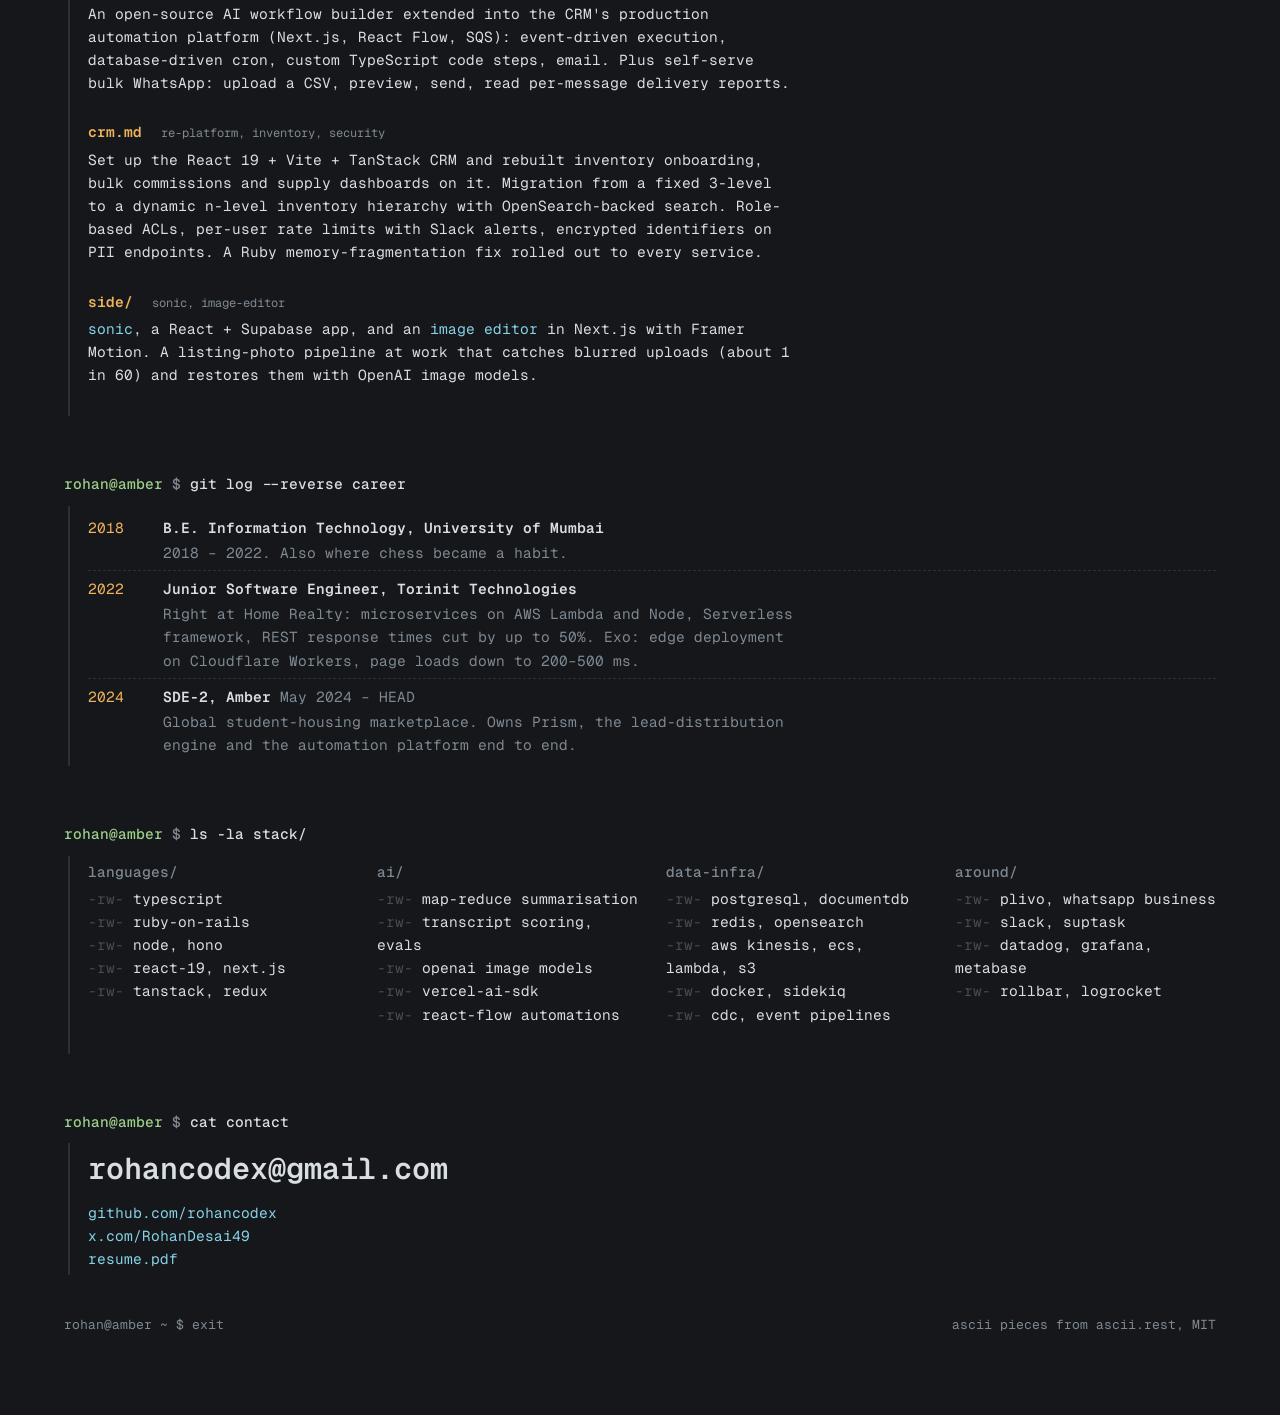
<file: design/previews/b-terminal.html>
<!doctype html>
<html lang="en">
<head>
<meta charset="utf-8">
<meta name="viewport" content="width=device-width, initial-scale=1">
<title>rohan@amber — portfolio</title>
<meta name="description" content="Rohan Desai, full-stack and AI engineer. A terminal-session portfolio with animated ascii art.">
<link rel="preconnect" href="https://fonts.googleapis.com">
<link rel="preconnect" href="https://fonts.gstatic.com" crossorigin>
<link href="https://fonts.googleapis.com/css2?family=Geist+Mono:wght@400;500;600&display=swap" rel="stylesheet">
<script type="module" src="https://ascii.rest/ascii.js"></script>
<style>
:root{
  --bg:#15171a; --pane:#1a1d21; --line:#2b3036; --ink:#d9dee3; --dim:#7f8993; --faint:#444c54;
  --prompt:#f0b35a; --link:#86d3e8; --ok:#9ccf8a; --sel:rgba(240,179,90,.18);
  --mono:"Geist Mono",ui-monospace,SFMono-Regular,Menlo,monospace;
}
:root.light{
  --bg:#f3efe6; --pane:#faf7f0; --line:#ddd6c8; --ink:#1f2328; --dim:#6b7078; --faint:#b9b1a2;
  --prompt:#b3681a; --link:#0d7c99; --ok:#3f7d2c; --sel:rgba(179,104,26,.14);
}
*{box-sizing:border-box}
html{scroll-behavior:smooth}
body{margin:0;background:var(--bg);color:var(--ink);font-family:var(--mono);font-size:14.5px;line-height:1.6;-webkit-font-smoothing:antialiased}
a{color:var(--link);text-decoration:none}
a:hover{text-decoration:underline}
a:focus-visible,button:focus-visible{outline:2px solid var(--prompt);outline-offset:2px}
.bar{position:sticky;top:0;z-index:5;display:flex;justify-content:space-between;align-items:center;gap:12px;padding:6px 14px;background:var(--pane);border-bottom:1px solid var(--line);font-size:13px;color:var(--dim)}
.bar nav{display:flex;gap:2px;flex-wrap:wrap}
.bar nav a{color:var(--dim);padding:2px 8px;border-radius:3px}
.bar nav a.on,.bar nav a:hover{background:var(--sel);color:var(--ink);text-decoration:none}
.bar .right{display:flex;gap:14px;align-items:center;white-space:nowrap}
.bar button{font:inherit;color:var(--dim);background:none;border:0;cursor:pointer;padding:2px 6px}
.bar button:hover{color:var(--ink)}
.wrap{max-width:1180px;margin:0 auto;padding:18px 14px 80px}
.hero{display:grid;grid-template-columns:minmax(0,1.1fr) minmax(0,1fr);gap:14px;min-height:calc(100vh - 60px)}
.pane{background:var(--pane);border:1px solid var(--line);border-radius:4px;position:relative;overflow:hidden;display:flex;flex-direction:column}
.pane .title{font-size:12px;color:var(--dim);padding:6px 12px;border-bottom:1px solid var(--line);display:flex;justify-content:space-between}
.pane .body{padding:18px 20px;flex:1}
.scene .body{display:flex;align-items:center;justify-content:center;padding:0;background:#050607}
.scene ascii-art{display:block;width:100%;font-size:10px;line-height:1.2}
.scene canvas{width:100%!important;height:auto!important}
.term .body{white-space:pre-wrap;word-break:break-word}
.p{color:var(--prompt)}
.p::before{content:"rohan@amber";color:var(--ok)}
.p::after{content:" $ ";color:var(--dim)}
.cmd{color:var(--ink);font-weight:500}
.out{color:var(--ink);display:block;margin:4px 0 20px}
.out.dim{color:var(--dim)}
.cursor{display:inline-block;width:.6em;height:1.1em;background:var(--prompt);vertical-align:-.15em;animation:blink 1s steps(1) infinite}
@keyframes blink{50%{opacity:0}}
h1{font-size:inherit;font-weight:600;margin:0}
section{margin-top:56px}
section h2{font-size:inherit;font-weight:500;margin:0 0 10px;color:var(--ink)}
.block{border-left:2px solid var(--line);padding:4px 0 4px 18px;margin-left:4px}
.file{margin:0 0 26px}
.file h3{font-size:inherit;font-weight:600;margin:0 0 4px;color:var(--prompt)}
.file h3 small{color:var(--dim);font-weight:400;margin-left:10px}
.file p{margin:0;max-width:78ch;color:var(--ink)}
.file p+p{margin-top:8px}
.file b{font-weight:600;color:var(--link)}
.log{list-style:none;margin:0;padding:0}
.log li{display:grid;grid-template-columns:7ch 1fr;gap:12px;padding:6px 0;border-bottom:1px dashed var(--line)}
.log li:last-child{border:0}
.log .sha{color:var(--prompt)}
.log .when{color:var(--dim)}
.log strong{font-weight:600}
.log p{margin:2px 0 0;color:var(--dim);max-width:70ch}
.ls{display:grid;grid-template-columns:repeat(auto-fit,minmax(250px,1fr));gap:14px 28px}
.ls h3{font-size:inherit;font-weight:500;color:var(--dim);margin:0 0 4px}
.ls ul{list-style:none;margin:0;padding:0}
.ls li::before{content:"-rw-  ";color:var(--faint)}
.logos{display:flex;gap:28px;flex-wrap:wrap;align-items:center;margin:18px 0 6px}
.logos ascii-art{display:block;font-size:6px;line-height:1.1;width:120px}
.logos canvas{width:120px!important;height:auto!important}
.contact{display:grid;grid-template-columns:1fr auto;gap:20px;align-items:end}
.contact ascii-art{display:block;font-size:9px;line-height:1.15;color:var(--dim)}
.contact .big{font-size:clamp(18px,3vw,30px);font-weight:600;line-height:1.2;margin:4px 0 14px}
.contact .big a{color:var(--ink)}
.contact .big a:hover{color:var(--prompt);text-decoration:none}
.footer{margin-top:40px;color:var(--dim);font-size:13px;display:flex;justify-content:space-between;flex-wrap:wrap;gap:8px}
@media (max-width:820px){
  .hero{grid-template-columns:1fr;min-height:0}
  .scene .body{min-height:220px}
  .contact{grid-template-columns:1fr}
  .contact ascii-art{display:none}
  .bar .right span.where{display:none}
}
@media (prefers-reduced-motion:reduce){html{scroll-behavior:auto}.cursor{animation:none}}
</style>
</head>
<body>
<header class="bar">
  <nav aria-label="Sections">
    <a href="#top" class="on">0:whoami</a><a href="#work">1:work</a><a href="#log">2:log</a><a href="#stack">3:stack</a><a href="#contact">4:contact</a>
  </nav>
  <div class="right">
    <span class="where">pune</span>
    <span id="clock" aria-label="Local time in Pune">--:-- IST</span>
    <button id="theme" type="button" aria-pressed="false">[light]</button>
  </div>
</header>

<div class="wrap" id="top">
  <div class="hero">
    <div class="pane scene">
      <div class="title"><span>scene — black-prism</span><span>ascii.rest</span></div>
      <div class="body"><ascii-art piece="black-prism"></ascii-art></div>
    </div>
    <div class="pane term">
      <div class="title"><span>rohan@amber: ~</span><span>bash</span></div>
      <div class="body" id="term"><h1 class="sr" style="position:absolute;left:-9999px">Rohan Desai, full-stack and AI engineer</h1></div>
    </div>
  </div>

  <section id="work">
    <h2><span class="p"></span><span class="cmd">cat work/*.md</span></h2>
    <div class="block">
      <div class="file">
        <h3>prism.md <small>lead memory</small></h3>
        <p>6.2M+ communications across 177K+ leads (WhatsApp, calls, emails, SMS, notes) turned into a single profile an agent reads in 30 seconds. Kinesis CDC streams Postgres changes into DocumentDB; a map-reduce LLM pipeline with debounced refresh workers keeps profiles current; the CRM reads them over a token-authenticated <b>Node/Hono</b> API.</p>
        <p>The screens on top, in React: facts, story, risks, suggested next steps, coaching notes, evidence links, and a paginated timeline of every communication.</p>
      </div>
      <div class="file">
        <h3>audits.md <small>an LLM judge that has to show its work</small></h3>
        <p>Every call and chat transcript is scored against a versioned, hash-locked 17-parameter rubric. The model must quote the transcript as evidence; <b>all arithmetic stays in TypeScript</b>, so it can never invent a grade. Missing data is excluded and its weight redistributed, not scored as failure. Rolled up into per-salesperson report cards with an LLM-written narrative of each person's patterns.</p>
      </div>
      <div class="file">
        <h3>dcm.md <small>lead distribution</small></h3>
        <p>Routes every incoming lead to the right salesperson: conversion-weighted agent scoring with Bayesian smoothing, rule-based bucket matching, per-agent region filters, round-robin modes, and workers that catch and reassign misrouted or stale leads.</p>
      </div>
      <div class="file">
        <h3>automations.md <small>so sales never needs an engineer</small></h3>
        <p>An open-source AI workflow builder extended into the CRM's production automation platform (Next.js, React Flow, SQS): event-driven execution, database-driven cron, custom TypeScript code steps, email. Plus self-serve bulk WhatsApp: upload a CSV, preview, send, read per-message delivery reports.</p>
      </div>
      <div class="file">
        <h3>crm.md <small>re-platform, inventory, security</small></h3>
        <p>Set up the React 19 + Vite + TanStack CRM and rebuilt inventory onboarding, bulk commissions and supply dashboards on it. Migration from a fixed 3-level to a dynamic n-level inventory hierarchy with OpenSearch-backed search. Role-based ACLs, per-user rate limits with Slack alerts, encrypted identifiers on PII endpoints. A Ruby memory-fragmentation fix rolled out to every service.</p>
      </div>
      <div class="file">
        <h3>side/ <small>sonic, image-editor</small></h3>
        <p><a href="https://github.com/rohancodex/sonic">sonic</a>, a React + Supabase app, and an <a href="https://github.com/rohancodex/image-editor">image editor</a> in Next.js with Framer Motion. A listing-photo pipeline at work that catches blurred uploads (about 1 in 60) and restores them with OpenAI image models.</p>
      </div>
    </div>
  </section>

  <section id="log">
    <h2><span class="p"></span><span class="cmd">git log --reverse career</span></h2>
    <div class="block">
      <ol class="log">
        <li><span class="sha">2018</span><div><strong>B.E. Information Technology, University of Mumbai</strong><p>2018 – 2022. Also where chess became a habit.</p></div></li>
        <li><span class="sha">2022</span><div><strong>Junior Software Engineer, Torinit Technologies</strong><p>Right at Home Realty: microservices on AWS Lambda and Node, Serverless framework, REST response times cut by up to 50%. Exo: edge deployment on Cloudflare Workers, page loads down to 200–500 ms.</p></div></li>
        <li><span class="sha">2024</span><div><strong>SDE-2, Amber</strong> <span class="when">May 2024 – HEAD</span><p>Global student-housing marketplace. Owns Prism, the lead-distribution engine and the automation platform end to end.</p></div></li>
      </ol>
    </div>
  </section>

  <section id="stack">
    <h2><span class="p"></span><span class="cmd">ls -la stack/</span></h2>
    <div class="block">
      <div class="ls">
        <div><h3>languages/</h3><ul><li>typescript</li><li>ruby-on-rails</li><li>node, hono</li><li>react-19, next.js</li><li>tanstack, redux</li></ul></div>
        <div><h3>ai/</h3><ul><li>map-reduce summarisation</li><li>transcript scoring, evals</li><li>openai image models</li><li>vercel-ai-sdk</li><li>react-flow automations</li></ul></div>
        <div><h3>data-infra/</h3><ul><li>postgresql, documentdb</li><li>redis, opensearch</li><li>aws kinesis, ecs, lambda, s3</li><li>docker, sidekiq</li><li>cdc, event pipelines</li></ul></div>
        <div><h3>around/</h3><ul><li>plivo, whatsapp business</li><li>slack, suptask</li><li>datadog, grafana, metabase</li><li>rollbar, logrocket</li></ul></div>
      </div>
      <div class="logos">
        <ascii-art piece="typescript"></ascii-art>
        <ascii-art piece="ruby"></ascii-art>
        <ascii-art piece="javascript"></ascii-art>
      </div>
    </div>
  </section>

  <section id="contact">
    <h2><span class="p"></span><span class="cmd">cat contact</span></h2>
    <div class="block contact">
      <div>
        <div class="big"><a href="mailto:rohancodex@gmail.com">rohancodex@gmail.com</a></div>
        <div><a href="https://github.com/rohancodex">github.com/rohancodex</a></div>
        <div><a href="https://twitter.com/RohanDesai49">x.com/RohanDesai49</a></div>
        <div><a href="https://drive.google.com/file/d/1iA-vn3wzWcjDMEpfzA4kLi_UbUiYntDC/view?usp=sharing">resume.pdf</a></div>
      </div>
      <ascii-art piece="coffee"></ascii-art>
    </div>
  </section>

  <div class="footer"><span>rohan@amber ~ $ exit</span><span>ascii pieces from ascii.rest, MIT</span></div>
</div>

<script>
(() => {
  // theme
  const root = document.documentElement, btn = document.getElementById('theme');
  const apply = l => { root.classList.toggle('light', l); btn.textContent = l ? '[dark]' : '[light]'; btn.setAttribute('aria-pressed', l); };
  let light = false; try { light = localStorage.getItem('rohan-theme') === 'light'; } catch(e){}
  apply(light);
  btn.addEventListener('click', () => { light = !light; apply(light); try { localStorage.setItem('rohan-theme', light ? 'light' : 'dark'); } catch(e){} });

  // clock, Pune
  const clock = document.getElementById('clock');
  const tick = () => { clock.textContent = new Intl.DateTimeFormat('en-IN', {hour:'2-digit', minute:'2-digit', hour12:false, timeZone:'Asia/Kolkata'}).format(new Date()) + ' IST'; };
  tick(); setInterval(tick, 15000);

  // active tab
  const links = [...document.querySelectorAll('.bar nav a')];
  const targets = links.map(a => document.querySelector(a.getAttribute('href')));
  const io = new IntersectionObserver(es => { es.forEach(e => { if (e.isIntersecting){ links.forEach(a => a.classList.remove('on')); links[targets.indexOf(e.target)].classList.add('on'); } }); }, {rootMargin:'-20% 0px -60% 0px'});
  targets.forEach(t => io.observe(t));

  // the one orchestrated moment: a typed session, once
  const term = document.getElementById('term');
  const script = [
    {cmd:'whoami', out:'Rohan Desai. Full-stack & AI engineer, SDE-2 at Amber, Pune. I build the systems a sales team runs on.'},
    {cmd:'cat now.txt', out:'Turning 6.2M conversations into profiles an agent reads in 30 seconds, routing every lead to the right person, and automating the rest.'},
    {cmd:'ls work/', out:'prism/  audits/  dcm/  automations/  crm/  side/', dim:true},
    {cmd:'open --help', out:'scroll, or use the tabs above. [light] flips the theme.', dim:true},
  ];
  const reduce = matchMedia('(prefers-reduced-motion: reduce)').matches;
  const line = () => { const p = document.createElement('span'); p.className = 'p'; return p; };
  const sleep = ms => new Promise(r => setTimeout(r, ms));
  async function type(el, text, speed){ for (const ch of text){ el.textContent += ch; await sleep(speed + Math.random()*speed); } }
  async function run(){
    for (const s of script){
      const p = line(), c = document.createElement('span'); c.className = 'cmd';
      term.append(p, c);
      const cur = document.createElement('span'); cur.className = 'cursor'; term.append(cur);
      if (reduce) c.textContent = s.cmd; else { await sleep(350); await type(c, s.cmd, 45); await sleep(220); }
      cur.remove();
      const o = document.createElement('span'); o.className = 'out' + (s.dim ? ' dim' : ''); o.textContent = s.out; term.append(o);
      if (!reduce) await sleep(300);
    }
    const p = line(); term.append(p); const cur = document.createElement('span'); cur.className = 'cursor'; term.append(cur);
  }
  run();
})();
</script>
</body>
</html>
</file>
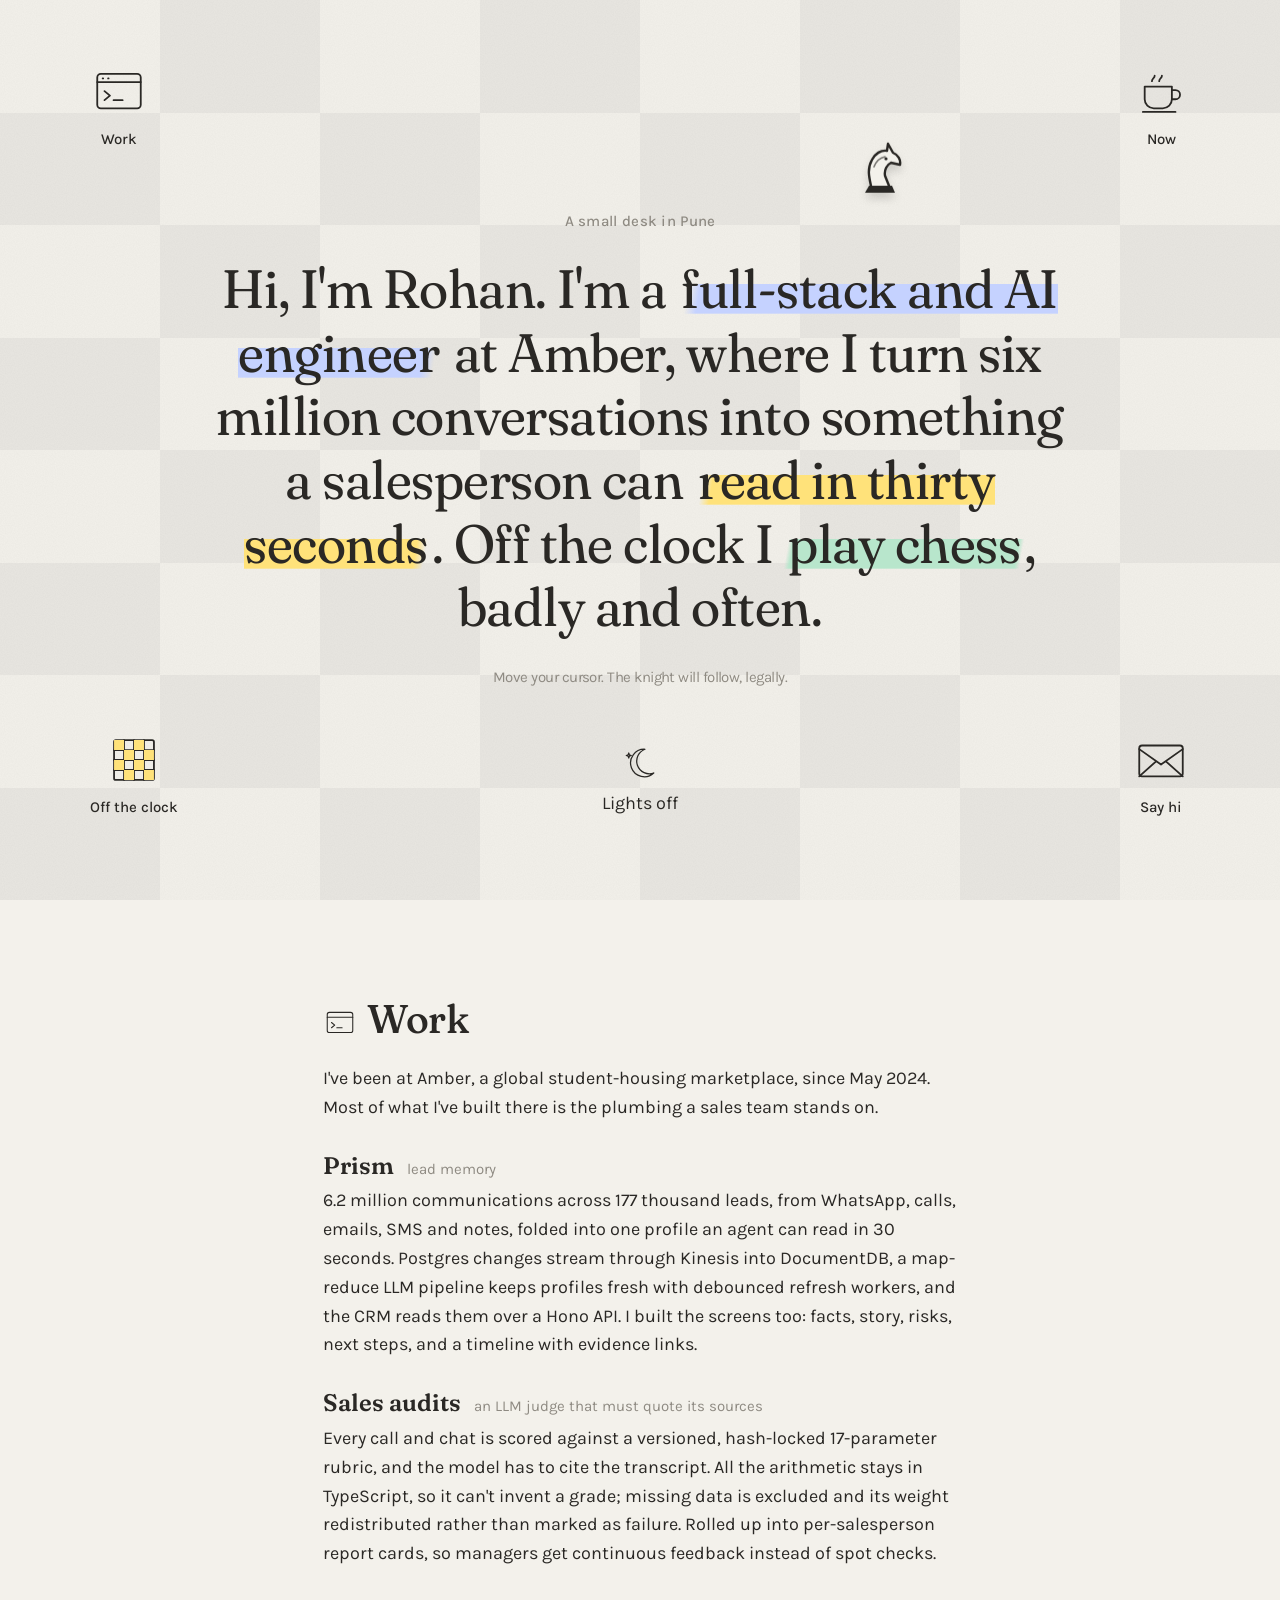
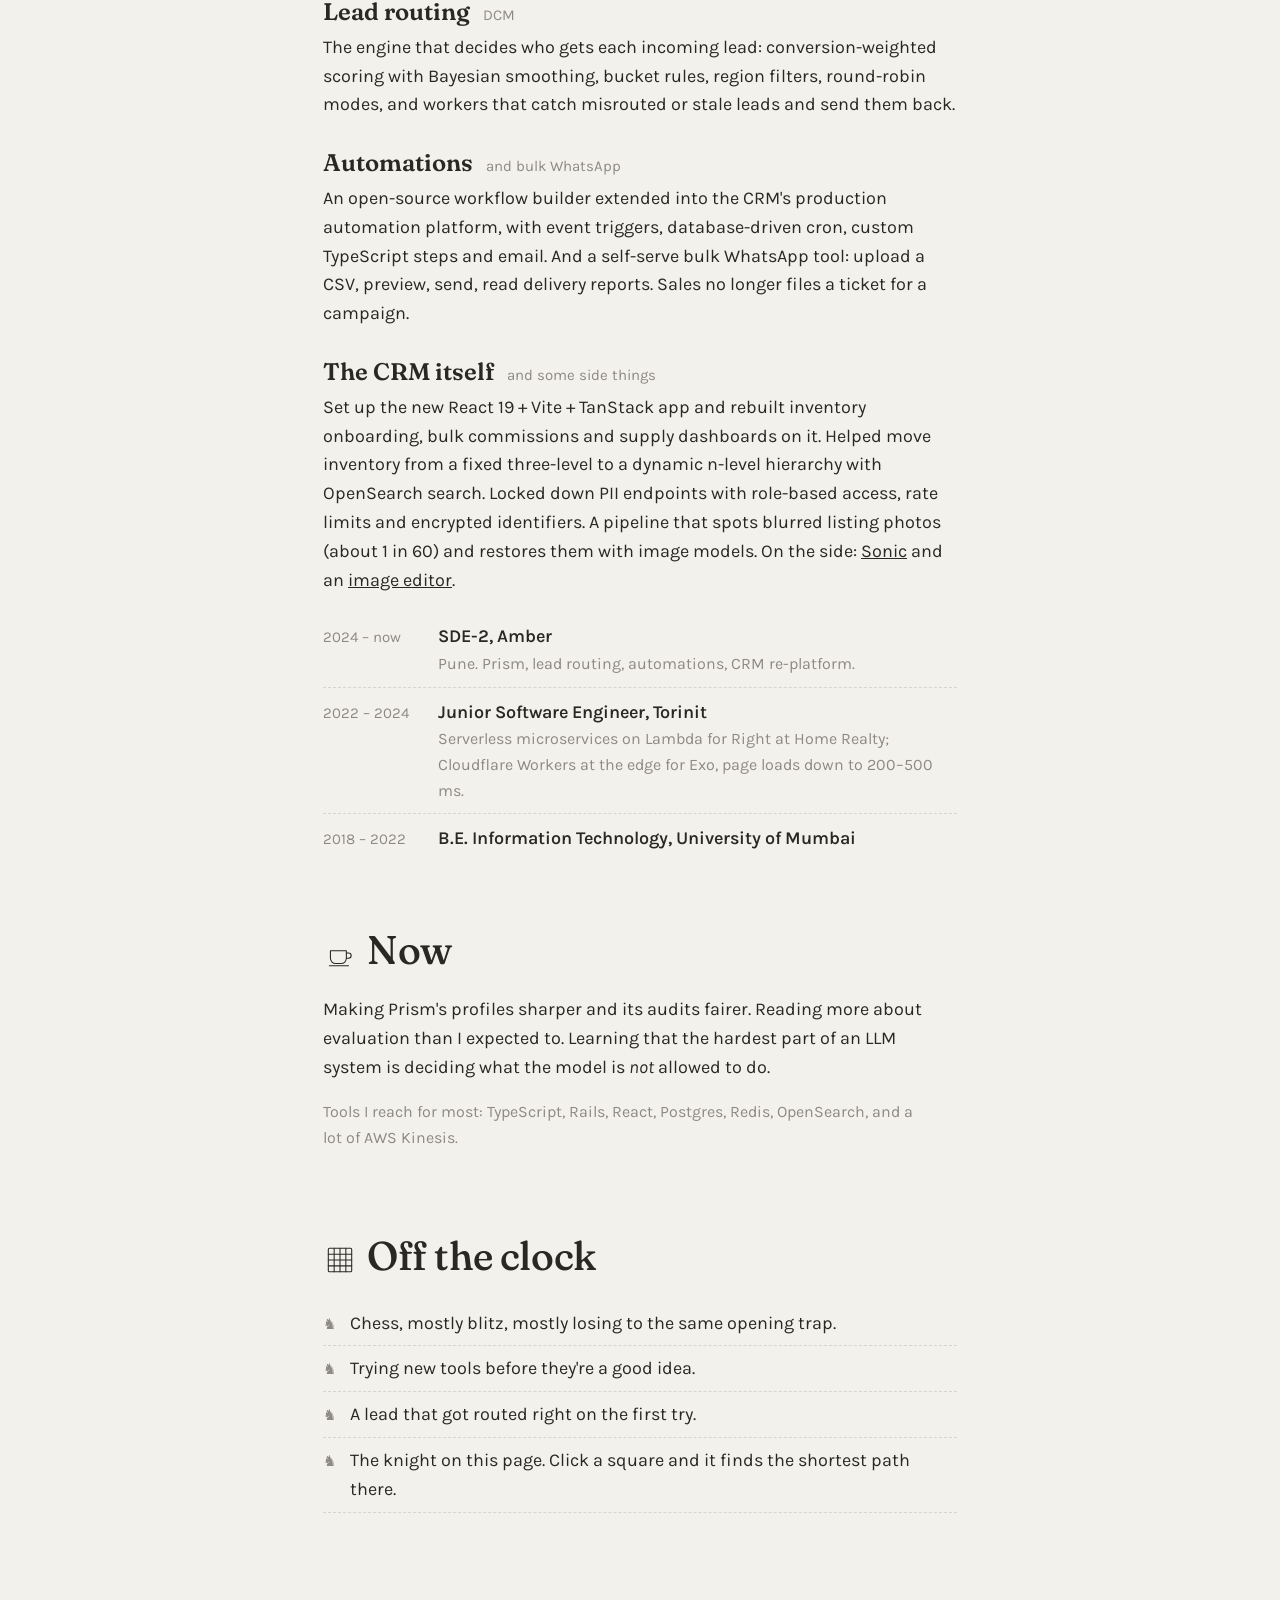
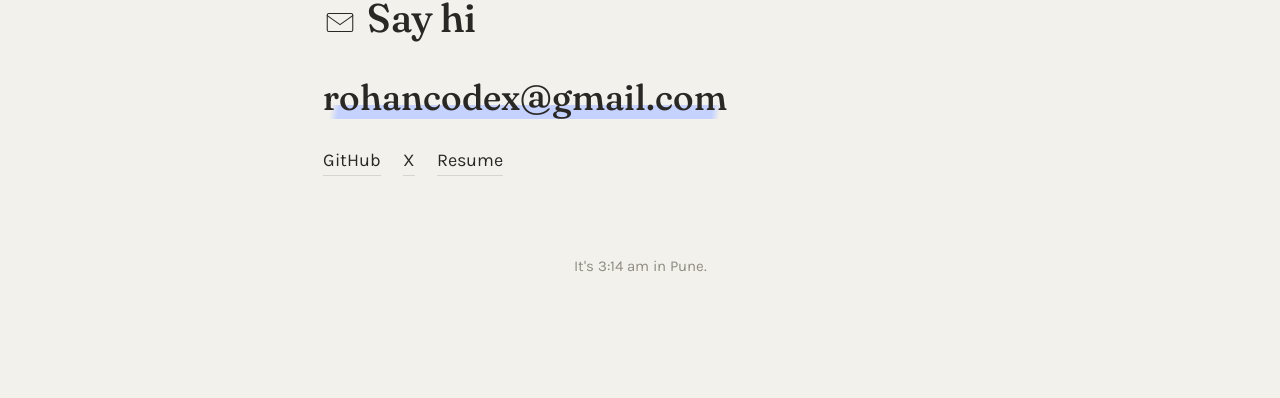
<file: design/previews/c-desk.html>
<!doctype html>
<html lang="en">
<head>
<meta charset="utf-8">
<meta name="viewport" content="width=device-width, initial-scale=1">
<title>Rohan Desai — a small desk in Pune</title>
<meta name="description" content="Rohan Desai, full-stack and AI engineer at Amber. A quiet, paper-like portfolio with a knight that follows your cursor.">
<link rel="preconnect" href="https://fonts.googleapis.com">
<link rel="preconnect" href="https://fonts.gstatic.com" crossorigin>
<link href="https://fonts.googleapis.com/css2?family=Fraunces:ital,opsz,wght,SOFT@0,9..144,400..700,50;1,9..144,400..700,50&family=Karla:ital,wght@0,400;0,500;0,600;1,400&display=swap" rel="stylesheet">
<style>
:root{
  --paper:#f3f1eb; --ink:#2a2825; --pencil:#8e8a82; --line:#d9d5cc; --square:rgba(42,40,37,.045);
  --butter:#ffe27a; --mint:#b8e6cc; --peri:#c5d2ff; --blush:#ffc6d2;
  --display:"Fraunces",Georgia,serif; --body:"Karla",system-ui,sans-serif;
}
:root.dark{
  --paper:#1c1b1a; --ink:#ebe7df; --pencil:#8f8a80; --line:#3a3835; --square:rgba(235,231,223,.05);
  --butter:#b89a2a; --mint:#4c8c6a; --peri:#5a6aa8; --blush:#a85c6e;
}
*{box-sizing:border-box}
html{scroll-behavior:smooth}
body{margin:0;background:var(--paper);color:var(--ink);font-family:var(--body);font-size:18px;line-height:1.6;-webkit-font-smoothing:antialiased;transition:background .4s,color .4s}
body::before{content:"";position:fixed;inset:0;pointer-events:none;z-index:0;opacity:.5;mix-blend-mode:multiply;background-image:url("data:image/svg+xml;utf8,<svg xmlns='http://www.w3.org/2000/svg' width='160' height='160'><filter id='n'><feTurbulence type='fractalNoise' baseFrequency='.9' numOctaves='2' stitchTiles='stitch'/><feColorMatrix values='0 0 0 0 0 0 0 0 0 0 0 0 0 0 0 0 0 0 .06 0'/></filter><rect width='100%' height='100%' filter='url(%23n)'/></svg>")}
:root.dark body::before{mix-blend-mode:screen;opacity:.35}
a{color:inherit}
a:focus-visible,button:focus-visible{outline:2px solid var(--ink);outline-offset:4px;border-radius:4px}
.hero{position:relative;min-height:100vh;display:grid;place-items:center;padding:24px;overflow:hidden;z-index:1;touch-action:manipulation}
.board{position:absolute;inset:0;display:grid;grid-template-columns:repeat(8,1fr);grid-template-rows:repeat(8,1fr);pointer-events:none}
.board i{display:block}
.board i:nth-child(16n+2),.board i:nth-child(16n+4),.board i:nth-child(16n+6),.board i:nth-child(16n+8),
.board i:nth-child(16n+9),.board i:nth-child(16n+11),.board i:nth-child(16n+13),.board i:nth-child(16n+15){background:var(--square)}
.knight{position:absolute;left:0;top:0;width:64px;height:64px;margin:-32px 0 0 -32px;pointer-events:none;z-index:2;transition:transform .36s cubic-bezier(.3,.9,.4,1.1);will-change:transform}
.knight svg{width:100%;height:100%;filter:drop-shadow(0 6px 4px rgba(0,0,0,.14))}
.knight.hop svg{animation:hop .36s ease-out}
@keyframes hop{0%{transform:translateY(0) scale(1)}45%{transform:translateY(-18px) scale(1.06)}100%{transform:translateY(0) scale(1)}}
.intro{position:relative;z-index:3;max-width:26ch;text-align:center;font-family:var(--display);font-variation-settings:"opsz" 72,"SOFT" 50;font-weight:400;font-size:clamp(28px,4.4vw,54px);line-height:1.18;letter-spacing:-.01em;margin:0}
.intro .wrapmark{display:block;font-family:var(--body);font-size:15px;color:var(--pencil);letter-spacing:.02em;margin-bottom:26px;font-weight:500}
.intro .cue{display:block;font-family:var(--body);font-size:15px;color:var(--pencil);margin-top:30px;font-weight:400}
.hl{background:linear-gradient(100deg,transparent 2%,var(--c) 4%,var(--c) 96%,transparent 98%);background-size:100% .55em;background-repeat:no-repeat;background-position:0 78%;padding:0 .08em}
.corner{position:absolute;z-index:3;display:flex;flex-direction:column;align-items:center;gap:6px;text-decoration:none;color:var(--ink);font-size:15px;font-weight:500}
.corner svg{width:58px;height:58px;stroke:var(--ink);fill:none;stroke-width:2;stroke-linecap:round;stroke-linejoin:round;transition:transform .25s}
.corner:hover svg{transform:rotate(-6deg) translateY(-3px)}
.corner.tl{top:7vh;left:7vw}.corner.tr{top:7vh;right:7vw}.corner.bl{bottom:9vh;left:7vw}.corner.br{bottom:9vh;right:7vw}
.corner.bc{bottom:9vh;left:50%;transform:translateX(-50%);background:none;border:0;font:inherit;cursor:pointer;color:var(--ink)}
.corner.bc svg{width:40px;height:40px}
.doodle-fill{fill:var(--butter);stroke:none}
main{position:relative;z-index:1;max-width:62ch;margin:0 auto;padding:40px 24px 120px}
section{padding:56px 0 8px;scroll-margin-top:20px}
h2{font-family:var(--display);font-variation-settings:"opsz" 48,"SOFT" 50;font-weight:500;font-size:clamp(30px,4vw,40px);line-height:1.15;margin:0 0 22px;letter-spacing:-.01em}
h2 svg{width:34px;height:34px;vertical-align:-7px;margin-right:10px;stroke:var(--ink);fill:none;stroke-width:2;stroke-linecap:round;stroke-linejoin:round}
p{margin:0 0 18px;max-width:60ch}
.note{color:var(--pencil);font-size:16px}
.work h3{font-family:var(--display);font-variation-settings:"opsz" 24,"SOFT" 50;font-weight:600;font-size:24px;margin:30px 0 6px;line-height:1.2}
.work h3 small{font-family:var(--body);font-weight:400;font-size:15px;color:var(--pencil);margin-left:8px}
.joys{list-style:none;padding:0;margin:0 0 18px}
.joys li{padding:8px 0;border-bottom:1px dashed var(--line);display:flex;gap:14px;align-items:baseline}
.joys li::before{content:"♞";color:var(--pencil);font-size:15px}
.timeline{list-style:none;padding:0;margin:0}
.timeline li{display:grid;grid-template-columns:9ch 1fr;gap:16px;padding:10px 0;border-bottom:1px dashed var(--line)}
.timeline li:last-child{border:0}
.timeline time{color:var(--pencil);font-size:15px;padding-top:3px}
.timeline strong{font-weight:600}
.timeline span{display:block;color:var(--pencil);font-size:16px}
.say a.big{font-family:var(--display);font-variation-settings:"opsz" 48,"SOFT" 50;font-size:clamp(24px,4vw,36px);font-weight:500;text-decoration:none;display:inline-block;margin:6px 0 20px;background:linear-gradient(100deg,transparent 2%,var(--peri) 4%,var(--peri) 96%,transparent 98%) no-repeat 0 85%/100% .4em}
.say a.big:hover{background-image:linear-gradient(100deg,transparent 2%,var(--butter) 4%,var(--butter) 96%,transparent 98%)}
.row{display:flex;gap:22px;flex-wrap:wrap}
.row a{text-decoration:none;border-bottom:1.5px solid var(--line)}
.row a:hover{border-color:var(--ink)}
footer{color:var(--pencil);font-size:15px;margin-top:70px;text-align:center}
@media (max-width:720px){
  .corner{position:static;transform:none}
  .corners{position:absolute;left:0;right:0;bottom:4vh;display:flex;justify-content:space-around;flex-wrap:wrap;gap:12px;padding:0 10px;z-index:3}
  .corner svg{width:44px;height:44px}
  .corner.bc svg{width:36px;height:36px}
  .hero{padding-bottom:140px}
  .knight{width:48px;height:48px;margin:-24px 0 0 -24px}
  .timeline li{grid-template-columns:1fr}
}
@media (min-width:721px){.corners{display:contents}}
@media (prefers-reduced-motion:reduce){html{scroll-behavior:auto}.knight{transition:none}.knight.hop svg{animation:none}}
</style>
</head>
<body>
<header class="hero" id="top">
  <div class="board" aria-hidden="true" id="board"></div>
  <div class="knight" id="knight" aria-hidden="true">
    <svg viewBox="0 0 64 64">
      <path d="M17 56h30l-3-7H21z" fill="var(--ink)"/>
      <path d="M23 49c-2-9-4-17 1-26 3-6 9-10 15-9l1-7 5 9c5 2 8 7 7 12l-9-2c-4 2-7 7-6 13l4 10" fill="var(--paper)" stroke="var(--ink)" stroke-width="2.4" stroke-linejoin="round" stroke-linecap="round"/>
      <circle cx="38" cy="22" r="1.6" fill="var(--ink)"/>
      <path d="M26 30c2-5 6-9 11-10" stroke="var(--ink)" stroke-width="1.6" stroke-linecap="round" fill="none" opacity=".6"/>
    </svg>
  </div>

  <h1 class="intro">
    <span class="wrapmark">A small desk in Pune</span>
    Hi, I'm Rohan. I'm a <span class="hl" style="--c:var(--peri)">full-stack and AI engineer</span> at Amber, where I turn six million conversations into something a salesperson can <span class="hl" style="--c:var(--butter)">read in thirty seconds</span>. Off the clock I <span class="hl" style="--c:var(--mint)">play chess</span>, badly and often.
    <span class="cue" id="cue">Move your cursor. The knight will follow, legally.</span>
  </h1>

  <div class="corners">
    <a class="corner tl" href="#work">
      <svg viewBox="0 0 64 64"><rect x="8" y="12" width="48" height="38" rx="4"/><path d="M8 21h48M14 17h.5M20 17h.5M16 31l6 5-6 5M26 41h10"/></svg>
      Work
    </a>
    <a class="corner tr" href="#now">
      <svg viewBox="0 0 64 64"><path d="M14 26h30v14a10 10 0 0 1-10 10H24a10 10 0 0 1-10-10z"/><path d="M44 30h4a5 5 0 0 1 0 10h-4M22 20c0-3 3-3 3-6M30 20c0-3 3-3 3-6M12 54h36"/></svg>
      Now
    </a>
    <a class="corner bl" href="#joys">
      <svg viewBox="0 0 64 64"><rect x="10" y="10" width="44" height="44" rx="2"/><path d="M21 10v44M32 10v44M43 10v44M10 21h44M10 32h44M10 43h44"/><path class="doodle-fill" d="M10 10h11v11H10zM32 10h11v11H32zM21 21h11v11H21zM43 21h11v11H43zM10 32h11v11H10zM32 32h11v11H32zM21 43h11v11H21zM43 43h11v11H43z"/></svg>
      Off the clock
    </a>
    <a class="corner br" href="#say">
      <svg viewBox="0 0 64 64"><rect x="8" y="16" width="48" height="34" rx="3"/><path d="M8 20l24 17 24-17M8 50l18-16M56 50L38 34"/></svg>
      Say hi
    </a>
    <button class="corner bc" id="lights" type="button" aria-pressed="false">
      <svg viewBox="0 0 64 64"><path d="M40 10a22 22 0 1 0 14 38 20 20 0 0 1-14-38z"/><path d="M14 16l1 3 3 1-3 1-1 3-1-3-3-1 3-1z"/></svg>
      <span id="lightsLabel">Lights off</span>
    </button>
  </div>
</header>

<main>
  <section id="work" class="work">
    <h2><svg viewBox="0 0 64 64"><rect x="8" y="12" width="48" height="38" rx="4"/><path d="M8 21h48M16 31l6 5-6 5M26 41h10"/></svg>Work</h2>
    <p>I've been at Amber, a global student-housing marketplace, since May 2024. Most of what I've built there is the plumbing a sales team stands on.</p>

    <h3>Prism <small>lead memory</small></h3>
    <p>6.2 million communications across 177 thousand leads, from WhatsApp, calls, emails, SMS and notes, folded into one profile an agent can read in 30 seconds. Postgres changes stream through Kinesis into DocumentDB, a map-reduce LLM pipeline keeps profiles fresh with debounced refresh workers, and the CRM reads them over a Hono API. I built the screens too: facts, story, risks, next steps, and a timeline with evidence links.</p>

    <h3>Sales audits <small>an LLM judge that must quote its sources</small></h3>
    <p>Every call and chat is scored against a versioned, hash-locked 17-parameter rubric, and the model has to cite the transcript. All the arithmetic stays in TypeScript, so it can't invent a grade; missing data is excluded and its weight redistributed rather than marked as failure. Rolled up into per-salesperson report cards, so managers get continuous feedback instead of spot checks.</p>

    <h3>Lead routing <small>DCM</small></h3>
    <p>The engine that decides who gets each incoming lead: conversion-weighted scoring with Bayesian smoothing, bucket rules, region filters, round-robin modes, and workers that catch misrouted or stale leads and send them back.</p>

    <h3>Automations <small>and bulk WhatsApp</small></h3>
    <p>An open-source workflow builder extended into the CRM's production automation platform, with event triggers, database-driven cron, custom TypeScript steps and email. And a self-serve bulk WhatsApp tool: upload a CSV, preview, send, read delivery reports. Sales no longer files a ticket for a campaign.</p>

    <h3>The CRM itself <small>and some side things</small></h3>
    <p>Set up the new React 19 + Vite + TanStack app and rebuilt inventory onboarding, bulk commissions and supply dashboards on it. Helped move inventory from a fixed three-level to a dynamic n-level hierarchy with OpenSearch search. Locked down PII endpoints with role-based access, rate limits and encrypted identifiers. A pipeline that spots blurred listing photos (about 1 in 60) and restores them with image models. On the side: <a href="https://github.com/rohancodex/sonic">Sonic</a> and an <a href="https://github.com/rohancodex/image-editor">image editor</a>.</p>

    <ol class="timeline">
      <li><time>2024 – now</time><div><strong>SDE-2, Amber</strong><span>Pune. Prism, lead routing, automations, CRM re-platform.</span></div></li>
      <li><time>2022 – 2024</time><div><strong>Junior Software Engineer, Torinit</strong><span>Serverless microservices on Lambda for Right at Home Realty; Cloudflare Workers at the edge for Exo, page loads down to 200–500 ms.</span></div></li>
      <li><time>2018 – 2022</time><div><strong>B.E. Information Technology, University of Mumbai</strong></div></li>
    </ol>
  </section>

  <section id="now">
    <h2><svg viewBox="0 0 64 64"><path d="M14 26h30v14a10 10 0 0 1-10 10H24a10 10 0 0 1-10-10z"/><path d="M44 30h4a5 5 0 0 1 0 10h-4M12 54h36"/></svg>Now</h2>
    <p>Making Prism's profiles sharper and its audits fairer. Reading more about evaluation than I expected to. Learning that the hardest part of an LLM system is deciding what the model is <em>not</em> allowed to do.</p>
    <p class="note">Tools I reach for most: TypeScript, Rails, React, Postgres, Redis, OpenSearch, and a lot of AWS Kinesis.</p>
  </section>

  <section id="joys">
    <h2><svg viewBox="0 0 64 64"><rect x="10" y="10" width="44" height="44" rx="2"/><path d="M21 10v44M32 10v44M43 10v44M10 21h44M10 32h44M10 43h44"/></svg>Off the clock</h2>
    <ul class="joys">
      <li>Chess, mostly blitz, mostly losing to the same opening trap.</li>
      <li>Trying new tools before they're a good idea.</li>
      <li>A lead that got routed right on the first try.</li>
      <li>The knight on this page. Click a square and it finds the shortest path there.</li>
    </ul>
  </section>

  <section id="say" class="say">
    <h2><svg viewBox="0 0 64 64"><rect x="8" y="16" width="48" height="34" rx="3"/><path d="M8 20l24 17 24-17"/></svg>Say hi</h2>
    <a class="big" href="mailto:rohancodex@gmail.com">rohancodex@gmail.com</a>
    <div class="row">
      <a href="https://github.com/rohancodex">GitHub</a>
      <a href="https://twitter.com/RohanDesai49">X</a>
      <a href="https://drive.google.com/file/d/1iA-vn3wzWcjDMEpfzA4kLi_UbUiYntDC/view?usp=sharing">Resume</a>
    </div>
  </section>

  <footer id="foot">It's <span id="time">…</span> in Pune.</footer>
</main>

<script>
(() => {
  // lights
  const root = document.documentElement, lights = document.getElementById('lights'), label = document.getElementById('lightsLabel');
  const setDark = d => { root.classList.toggle('dark', d); label.textContent = d ? 'Lights on' : 'Lights off'; lights.setAttribute('aria-pressed', d); };
  let dark = false; try { dark = localStorage.getItem('desk-dark') === '1'; } catch(e){}
  setDark(dark);
  lights.addEventListener('click', () => { dark = !dark; setDark(dark); try { localStorage.setItem('desk-dark', dark ? '1' : '0'); } catch(e){} });

  // time in Pune
  const t = document.getElementById('time');
  const tick = () => { t.textContent = new Intl.DateTimeFormat('en-IN', {hour:'numeric', minute:'2-digit', timeZone:'Asia/Kolkata'}).format(new Date()).toLowerCase(); };
  tick(); setInterval(tick, 20000);

  // the knight
  const hero = document.getElementById('top'), board = document.getElementById('board'), knight = document.getElementById('knight'), cue = document.getElementById('cue');
  for (let i = 0; i < 64; i++) board.appendChild(document.createElement('i'));
  if (matchMedia('(hover: none)').matches) cue.textContent = 'Tap a square and the knight finds its way there.';
  const reduce = matchMedia('(prefers-reduced-motion: reduce)').matches;
  let pos = [5, 1], moving = false, queue = [], lastHop = 0, moved = false; // [col,row], row 0 at top
  const MOVES = [[1,2],[2,1],[-1,2],[-2,1],[1,-2],[2,-1],[-1,-2],[-2,-1]];
  const key = ([c,r]) => c*8+r;
  function place(){
    const r = hero.getBoundingClientRect(), cw = r.width/8, ch = r.height/8;
    knight.style.transform = `translate(${(pos[0]+.5)*cw}px, ${(pos[1]+.5)*ch}px)`;
  }
  function path(from, to){ // BFS over knight moves
    if (key(from) === key(to)) return [];
    const prev = new Map([[key(from), null]]), q = [from];
    while (q.length){
      const cur = q.shift();
      for (const [dc,dr] of MOVES){
        const n = [cur[0]+dc, cur[1]+dr];
        if (n[0]<0||n[0]>7||n[1]<0||n[1]>7||prev.has(key(n))) continue;
        prev.set(key(n), cur); if (key(n) === key(to)){ const out = [n]; let p = cur; while (p && key(p) !== key(from)){ out.unshift(p); p = prev.get(key(p)); } return out; }
        q.push(n);
      }
    }
    return [];
  }
  function hopTo(sq){
    pos = sq; place();
    if (!reduce){ knight.classList.remove('hop'); void knight.offsetWidth; knight.classList.add('hop'); }
    if (!moved){ moved = true; cue.textContent = 'Click a square and it takes the shortest route.'; }
  }
  function drain(){
    if (!queue.length){ moving = false; return; }
    moving = true; hopTo(queue.shift()); setTimeout(drain, reduce ? 0 : 380);
  }
  function squareAt(x, y){
    const r = hero.getBoundingClientRect();
    return [Math.min(7, Math.max(0, Math.floor((x - r.left)/r.width*8))), Math.min(7, Math.max(0, Math.floor((y - r.top)/r.height*8)))];
  }
  hero.addEventListener('pointermove', e => {
    if (e.pointerType !== 'mouse' || moving) return;
    const now = performance.now(); if (now - lastHop < 420) return;
    const target = squareAt(e.clientX, e.clientY);
    const p = path(pos, target); if (!p.length) return;
    lastHop = now; hopTo(p[0]);
  });
  hero.addEventListener('click', e => {
    if (e.target.closest('a,button')) return;
    const target = squareAt(e.clientX, e.clientY);
    queue = path(pos, target); if (!moving) drain();
  });
  addEventListener('resize', place);
  place();
  // let the first paint settle before enabling the transition
  requestAnimationFrame(() => knight.style.visibility = 'visible');
})();
</script>
</body>
</html>
</file>
<file: style.css>
:root{
  --paper:#f3f1eb; --ink:#2a2825; --pencil:#8e8a82; --line:#d9d5cc; --square:rgba(42,40,37,.045);
  --butter:#ffe27a; --mint:#b8e6cc; --peri:#c5d2ff; --blush:#ffc6d2;
  --display:"Fraunces",Georgia,serif; --body:"Karla",system-ui,sans-serif;
}
:root.dark{
  --paper:#1c1b1a; --ink:#ebe7df; --pencil:#8f8a80; --line:#3a3835; --square:rgba(235,231,223,.05);
  --butter:#b89a2a; --mint:#4c8c6a; --peri:#5a6aa8; --blush:#a85c6e;
}
*{box-sizing:border-box}
html{scroll-behavior:smooth}
body{margin:0;background:var(--paper);color:var(--ink);font-family:var(--body);font-size:18px;line-height:1.6;-webkit-font-smoothing:antialiased;transition:background .4s,color .4s}
body::before{content:"";position:fixed;inset:0;pointer-events:none;z-index:0;opacity:.5;mix-blend-mode:multiply;background-image:url("data:image/svg+xml;utf8,<svg xmlns='http://www.w3.org/2000/svg' width='160' height='160'><filter id='n'><feTurbulence type='fractalNoise' baseFrequency='.9' numOctaves='2' stitchTiles='stitch'/><feColorMatrix values='0 0 0 0 0 0 0 0 0 0 0 0 0 0 0 0 0 0 .06 0'/></filter><rect width='100%' height='100%' filter='url(%23n)'/></svg>")}
:root.dark body::before{mix-blend-mode:screen;opacity:.35}
a{color:inherit}
a:focus-visible,button:focus-visible{outline:2px solid var(--ink);outline-offset:4px;border-radius:4px}
.skip{position:absolute;left:12px;top:-60px;z-index:20;background:var(--ink);color:var(--paper);padding:8px 14px;border-radius:4px;text-decoration:none}
.skip:focus{top:12px}

/* hero: the board */
.hero{position:relative;min-height:100vh;min-height:100svh;display:grid;place-items:center;padding:24px;overflow:hidden;z-index:1;touch-action:manipulation}
.board{position:absolute;inset:0;display:grid;grid-template-columns:repeat(8,1fr);grid-template-rows:repeat(8,1fr);pointer-events:none}
.board i{display:block}
.board i:nth-child(16n+2),.board i:nth-child(16n+4),.board i:nth-child(16n+6),.board i:nth-child(16n+8),
.board i:nth-child(16n+9),.board i:nth-child(16n+11),.board i:nth-child(16n+13),.board i:nth-child(16n+15){background:var(--square)}
.knight{position:absolute;left:0;top:0;width:64px;height:64px;margin:-32px 0 0 -32px;pointer-events:none;z-index:2;will-change:transform;opacity:0}
.knight.ready{opacity:1;transition:transform .36s cubic-bezier(.3,.9,.4,1.1),opacity .3s}
.knight svg{width:100%;height:100%;filter:drop-shadow(0 6px 4px rgba(0,0,0,.14))}
.knight.hop svg{animation:hop .36s ease-out}
.k-base{fill:var(--ink)}
.k-head{fill:var(--paper);stroke:var(--ink);stroke-width:2.4;stroke-linejoin:round;stroke-linecap:round}
.k-eye{fill:var(--ink)}
.k-mane{stroke:var(--ink);stroke-width:1.6;stroke-linecap:round;fill:none;opacity:.6}
@keyframes hop{0%{transform:translateY(0) scale(1)}45%{transform:translateY(-18px) scale(1.06)}100%{transform:translateY(0) scale(1)}}

.intro{position:relative;z-index:3;max-width:26ch;text-align:center;font-family:var(--display);font-variation-settings:"opsz" 72,"SOFT" 50;font-weight:400;font-size:clamp(28px,4.4vw,54px);line-height:1.18;letter-spacing:-.01em;margin:0}
.intro .wrapmark{display:block;font-family:var(--body);font-size:15px;color:var(--pencil);letter-spacing:.02em;margin-bottom:26px;font-weight:500}
.intro .cue{display:block;font-family:var(--body);font-size:15px;color:var(--pencil);margin-top:30px;font-weight:400}
.hl{background:linear-gradient(100deg,transparent 2%,var(--c) 4%,var(--c) 96%,transparent 98%);background-size:100% .55em;background-repeat:no-repeat;background-position:0 78%;padding:0 .08em}
.hl-peri{--c:var(--peri)}.hl-butter{--c:var(--butter)}.hl-mint{--c:var(--mint)}.hl-blush{--c:var(--blush)}

.corner{position:absolute;z-index:3;display:flex;flex-direction:column;align-items:center;gap:6px;text-decoration:none;color:var(--ink);font-size:15px;font-weight:500}
.corner svg{width:58px;height:58px;stroke:var(--ink);fill:none;stroke-width:2;stroke-linecap:round;stroke-linejoin:round;transition:transform .25s}
.corner:hover svg{transform:rotate(-6deg) translateY(-3px)}
.corner.tl{top:7vh;left:7vw}.corner.tr{top:7vh;right:7vw}.corner.bl{bottom:9vh;left:7vw}.corner.br{bottom:9vh;right:7vw}
.corner.bc{bottom:9vh;left:50%;transform:translateX(-50%);background:none;border:0;font:inherit;cursor:pointer;color:var(--ink)}
.corner.bc svg{width:40px;height:40px}
.doodle-fill{fill:var(--butter);stroke:none}

/* the page below */
main{position:relative;z-index:1;max-width:62ch;margin:0 auto;padding:40px 24px 120px}
section{padding:56px 0 8px;scroll-margin-top:20px}
h2{font-family:var(--display);font-variation-settings:"opsz" 48,"SOFT" 50;font-weight:500;font-size:clamp(30px,4vw,40px);line-height:1.15;margin:0 0 22px;letter-spacing:-.01em}
h2 svg{width:34px;height:34px;vertical-align:-7px;margin-right:10px;stroke:var(--ink);fill:none;stroke-width:2;stroke-linecap:round;stroke-linejoin:round}
p{margin:0 0 18px;max-width:60ch}
.note{color:var(--pencil);font-size:16px}
.work h3{font-family:var(--display);font-variation-settings:"opsz" 24,"SOFT" 50;font-weight:600;font-size:24px;margin:30px 0 6px;line-height:1.2}
.work h3 small{font-family:var(--body);font-weight:400;font-size:15px;color:var(--pencil);margin-left:8px}
.joys{list-style:none;padding:0;margin:0 0 18px}
.joys li{padding:8px 0;border-bottom:1px dashed var(--line);display:flex;gap:14px;align-items:baseline}
.joys li::before{content:"♞";color:var(--pencil);font-size:15px}
.timeline{list-style:none;padding:0;margin:34px 0 0}
.timeline li{display:grid;grid-template-columns:9ch 1fr;gap:16px;padding:10px 0;border-bottom:1px dashed var(--line)}
.timeline li:last-child{border:0}
.timeline time{color:var(--pencil);font-size:15px;padding-top:3px}
.timeline strong{font-weight:600}
.timeline span{display:block;color:var(--pencil);font-size:16px}
.say a.big{font-family:var(--display);font-variation-settings:"opsz" 48,"SOFT" 50;font-size:clamp(20px,5vw,36px);font-weight:500;text-decoration:none;display:inline-block;margin:6px 0 20px;background:linear-gradient(100deg,transparent 2%,var(--peri) 4%,var(--peri) 96%,transparent 98%) no-repeat 0 85%/100% .4em;overflow-wrap:anywhere}
.say a.big:hover{background-image:linear-gradient(100deg,transparent 2%,var(--butter) 4%,var(--butter) 96%,transparent 98%)}
.row{display:flex;gap:22px;flex-wrap:wrap}
.row a{text-decoration:none;border-bottom:1.5px solid var(--line)}
.row a:hover{border-color:var(--ink)}
footer{color:var(--pencil);font-size:15px;margin-top:70px;text-align:center}
footer a{color:var(--pencil)}

@media (max-width:720px){
  .corner{position:static;transform:none}
  .corners{position:absolute;left:0;right:0;bottom:4vh;display:flex;justify-content:space-around;flex-wrap:wrap;gap:12px;padding:0 10px;z-index:3}
  .corner svg{width:44px;height:44px}
  .corner.bc svg{width:36px;height:36px}
  .hero{padding-bottom:150px}
  .knight{width:48px;height:48px;margin:-24px 0 0 -24px}
  .timeline li{grid-template-columns:1fr}
}
@media (min-width:721px){.corners{display:contents}}
@media (prefers-reduced-motion:reduce){
  html{scroll-behavior:auto}
  .knight.ready{transition:opacity .3s}
  .knight.hop svg{animation:none}
  .corner svg{transition:none}
}
@media print{
  .hero{min-height:0;padding:0 0 20px}
  .board,.knight,.corners,.cue,.skip,footer{display:none}
  body::before{display:none}
  main{padding:0}
  a[href^="http"]::after{content:" (" attr(href) ")";color:var(--pencil);font-size:.85em}
}
</file>
